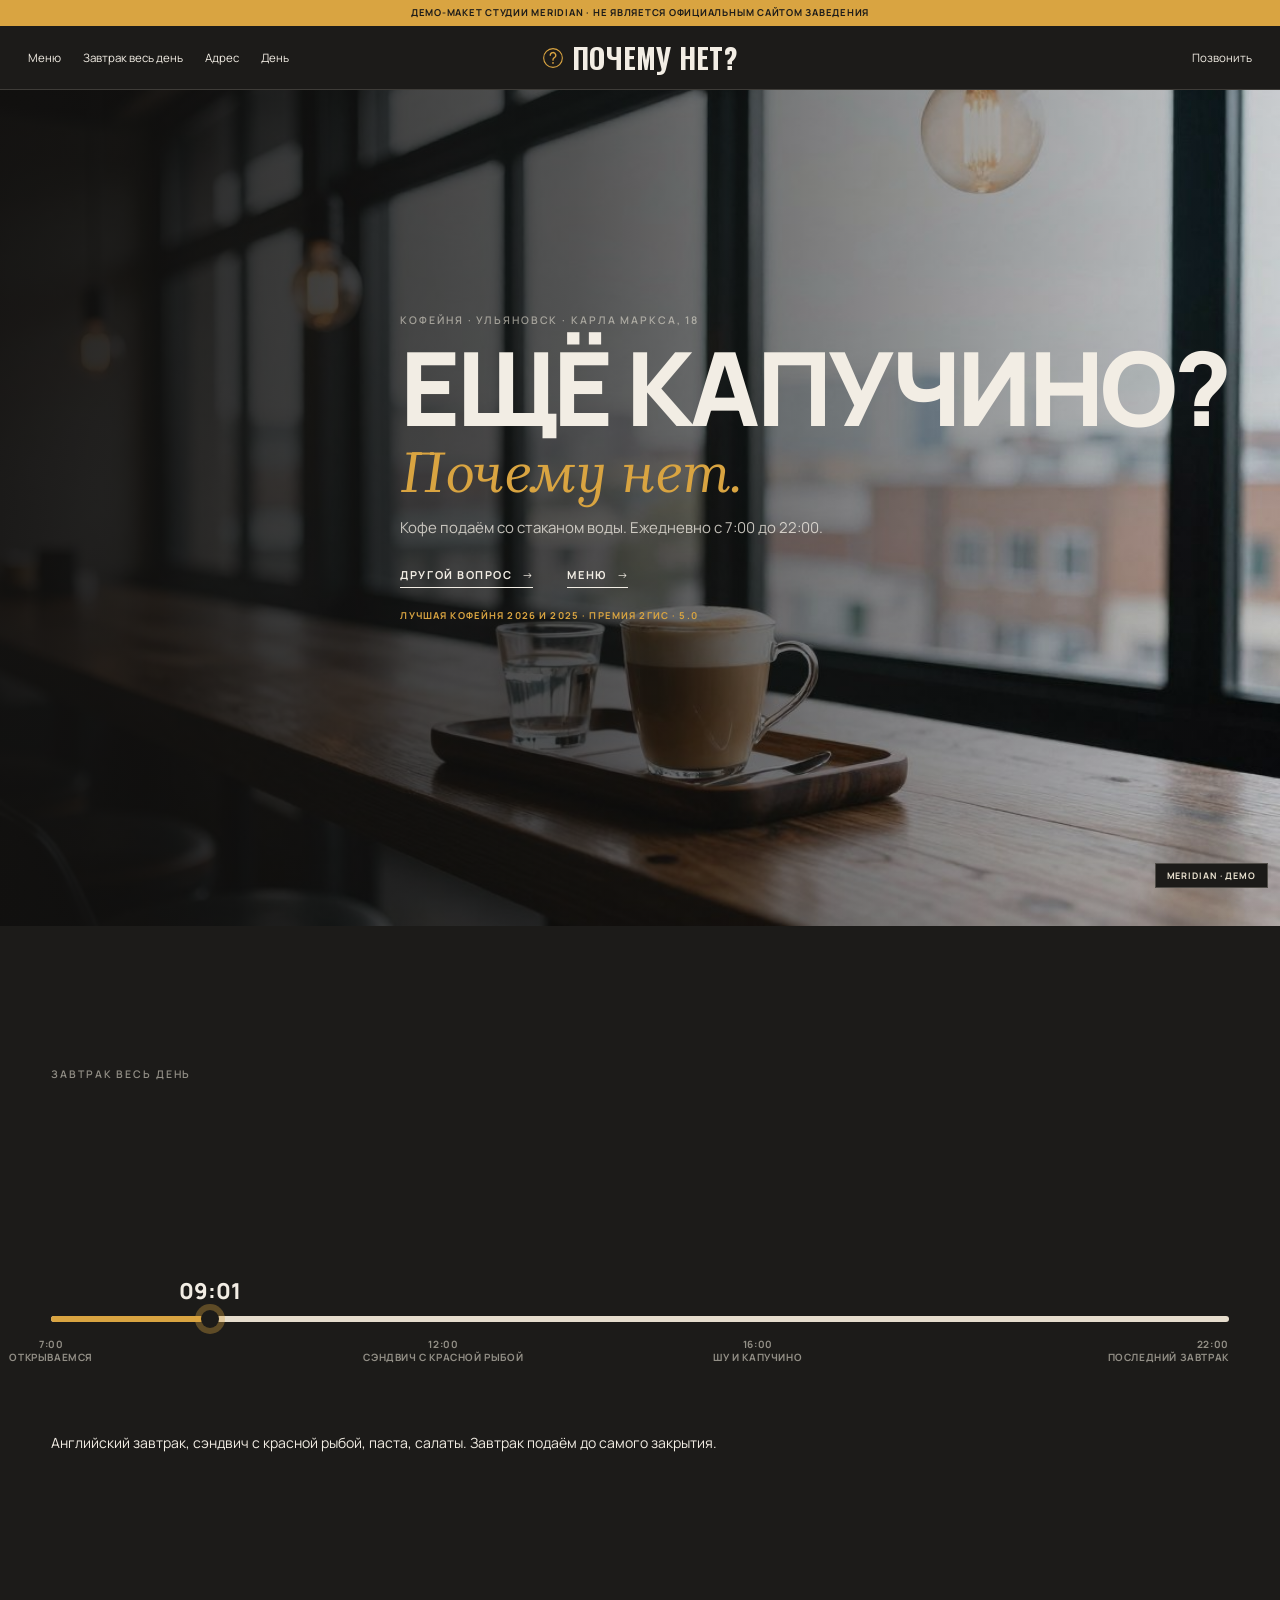
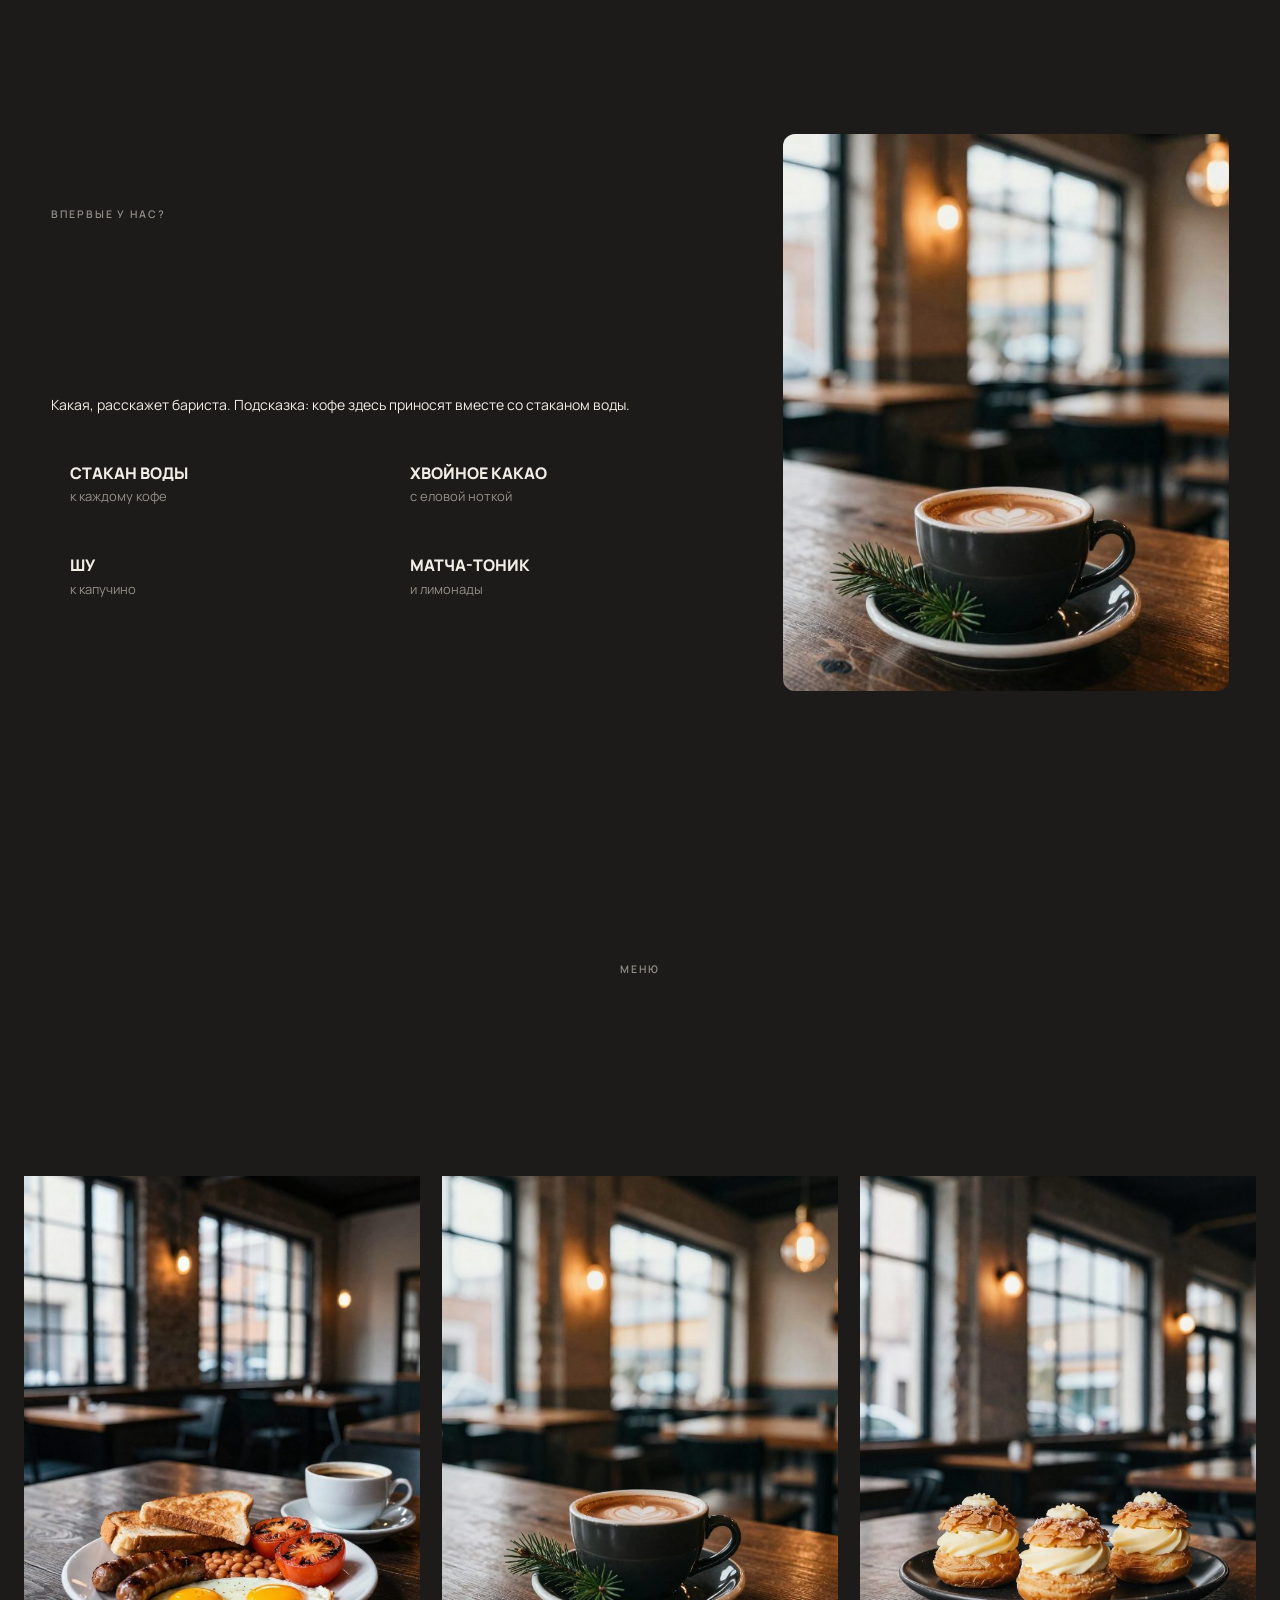
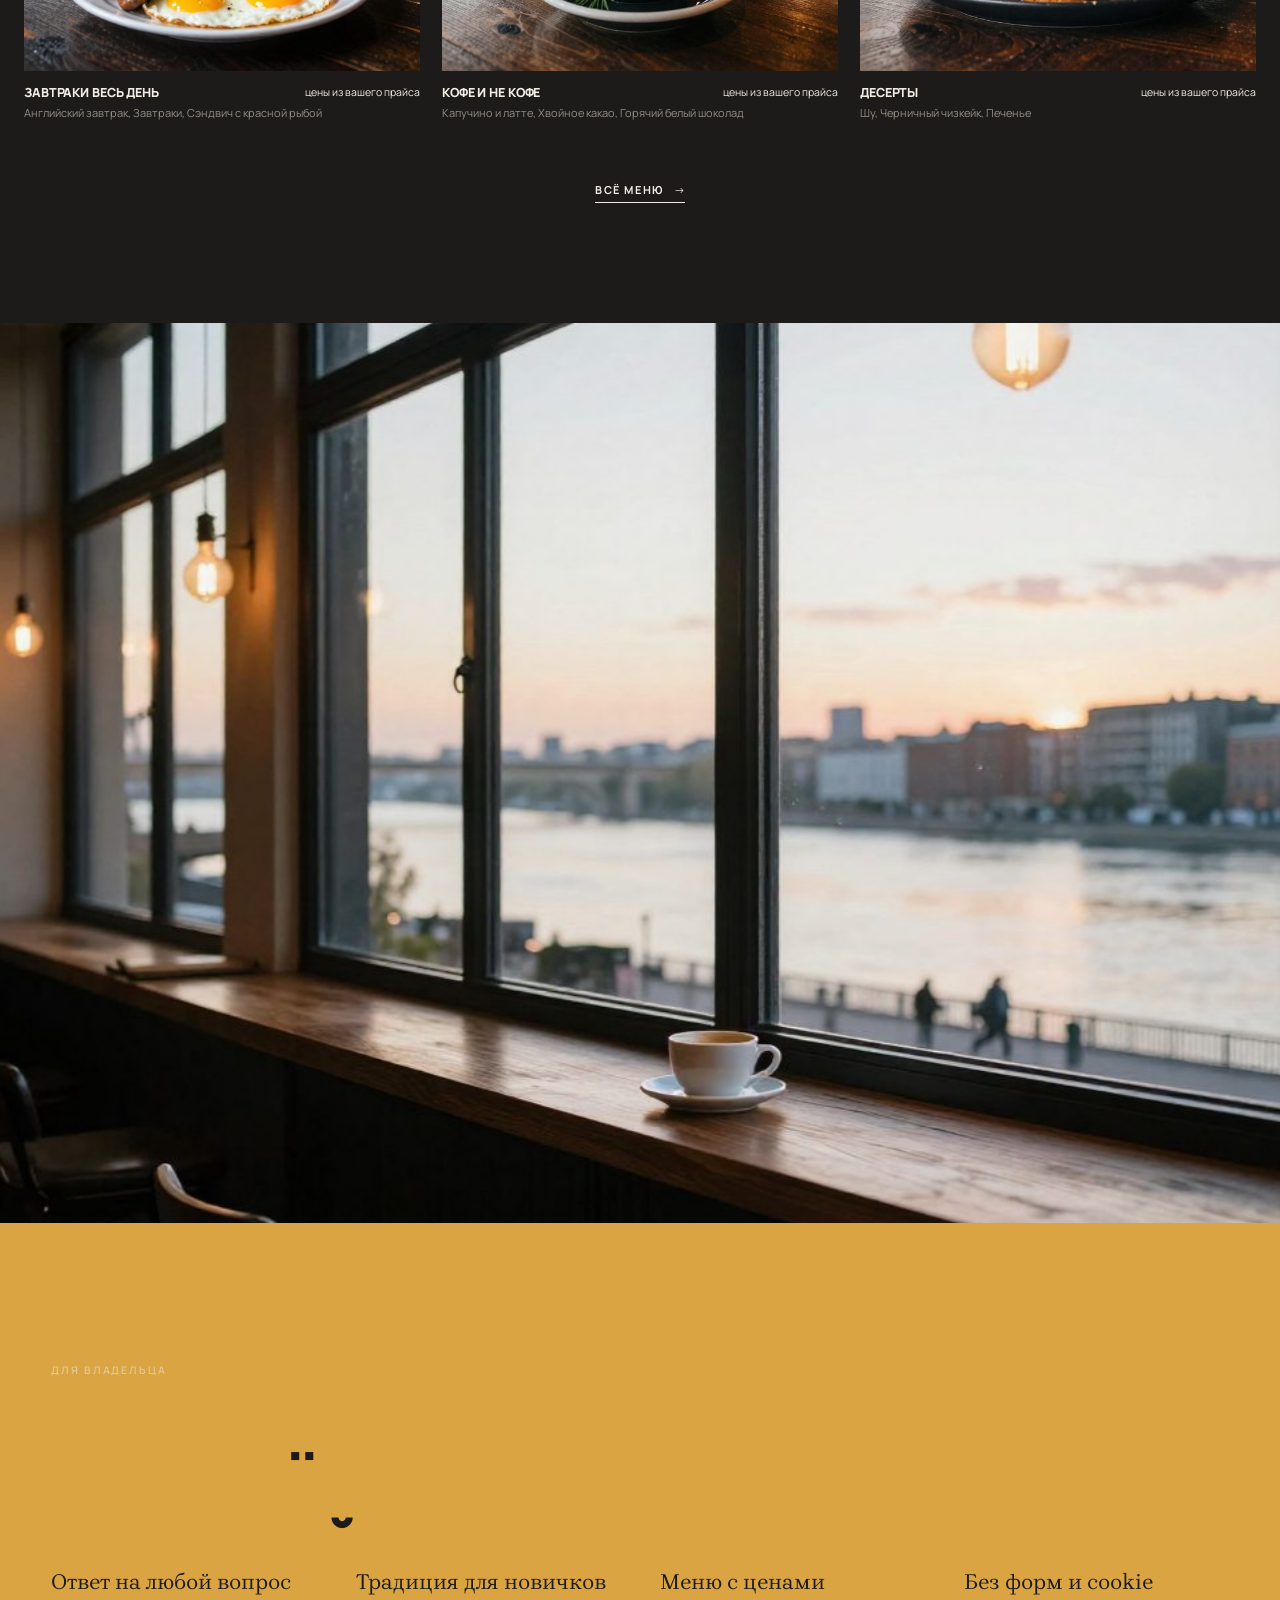
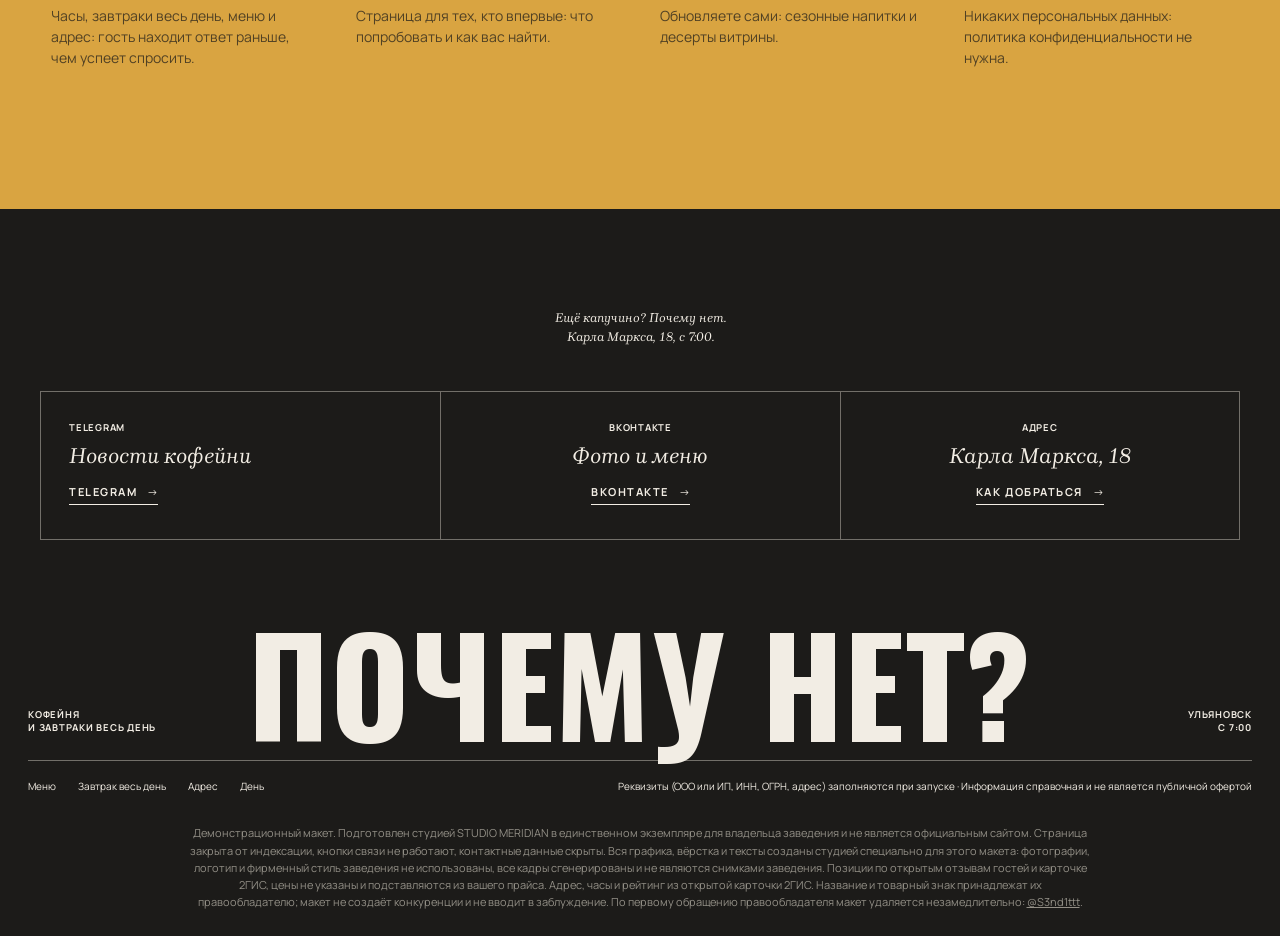
<file: index.html>
<!DOCTYPE html>
<html lang="ru" data-v="1" data-base="" class="nojs" data-tone="g" data-tz="4">
<head>
<meta charset="UTF-8">
<meta name="viewport" content="width=device-width, initial-scale=1, viewport-fit=cover">
<meta name="robots" content="noindex, nofollow">
<title>Демо-макет сайта · STUDIO MERIDIAN</title>
<meta name="description" content="Демо-макет сайта для кофейни «Почему Нет?» в Ульяновске: завтраки весь день, хвойное какао, шу.">
<meta name="theme-color" content="#1C1B19">
<meta property="og:type" content="website">
<meta property="og:title" content="Демо-макет сайта · STUDIO MERIDIAN">
<meta property="og:description" content="Демо-макет сайта для кофейни «Почему Нет?» в Ульяновске: завтраки весь день, хвойное какао, шу.">
<meta property="og:url" content="https://pochemunet.meridianstud.ru/">
<meta property="og:image" content="https://pochemunet.meridianstud.ru/img/og.jpg?v=1">
<link rel="icon" href="data:image/svg+xml,%3Csvg xmlns='http://www.w3.org/2000/svg' viewBox='0 0 40 40'%3E%3Crect width='40' height='40' rx='8' fill='%23D9A441'/%3E%3Cpath d='M15 15a5 5 0 1 1 7 4.6c-1.4.6-2 1.6-2 3.4v1' fill='none' stroke='%231C1B19' stroke-width='3' stroke-linecap='round'/%3E%3Ccircle cx='20' cy='29' r='2' fill='%231C1B19'/%3E%3C/svg%3E">
<link rel="preload" href="fonts/oswald-cyrillic.woff2" as="font" type="font/woff2" crossorigin>
<link rel="preload" href="fonts/manrope.woff2" as="font" type="font/woff2" crossorigin>
<link rel="stylesheet" href="skin.css?v=3e9a153c">
<link rel="stylesheet" href="venue.css?v=a3308431">
<noscript><style>.curtain{display:none}</style></noscript>
</head>
<body>
<p class="demo-strip">Демо-макет студии MERIDIAN · не является официальным сайтом заведения</p>
<div class="curtain" aria-hidden="true"><p class="wm"><span style="--i:0">п</span><span style="--i:1">о</span><span style="--i:2">ч</span><span style="--i:3">е</span><span style="--i:4">м</span><span style="--i:5">у</span><span style="--i:6">&nbsp;</span><span style="--i:7">н</span><span style="--i:8">е</span><span style="--i:9">т</span><span style="--i:10">?</span></p><div class="pic"><div class="pi"><img src="img/h-pochemunet.jpg?v=1" alt="" decoding="async" width="1152" height="768"></div></div></div>
<div class="veil" aria-hidden="true"></div>
<header class="top">
  <nav class="nav" aria-label="Разделы"><a href="menu/">Меню</a><a href="#voprosy">Завтрак весь день</a><a href="gde/">Адрес</a><a href="den/">День</a></nav>
  <button class="burger" type="button" aria-expanded="false" aria-controls="menu">Меню</button>
  <a class="logo" href="" aria-label="Почему Нет?, на главную"><svg class="lamp" viewBox="0 0 40 40" aria-hidden="true"><circle cx="20" cy="20" r="17" fill="none" stroke="currentColor" stroke-width="2"/><path d="M15 15a5 5 0 1 1 7 4.6c-1.4.6-2 1.6-2 3.4v1" fill="none" stroke="currentColor" stroke-width="2.4" stroke-linecap="round"/><circle cx="20" cy="29" r="1.6" fill="currentColor"/></svg><span>почему нет?</span></a>
  <div class="right"><span class="now" data-now></span><button type="button" data-hint="Телефон скрыт в демо. В рабочей версии кнопка сразу набирает номер.">Позвонить</button></div>
</header>
<div class="menu" id="menu" hidden><nav aria-label="Меню"><a href="menu/">Меню</a><a href="#voprosy">Завтрак весь день</a><a href="gde/">Адрес</a><a href="den/">День</a></nav></div>
<main>

  <section class="hero hq" data-bg="g">
    <figure class="hqbg"><img src="img/h-pochemunet.jpg?v=1" alt="Капучино со стаканом воды у панорамного окна" decoding="async" width="1152" height="768"></figure>
    <div class="hqt">
      <p class="kick">Кофейня · Ульяновск · Карла Маркса, 18</p>
      <h1 class="cap xxl rv" data-q><span class="ln"><span>Ещё капучино?</span></span></h1>
      <p class="ans" data-a>Почему нет.</p>
      <p class="sub" data-s>Кофе подаём со стаканом воды. Ежедневно с 7:00 до 22:00.</p>
      <div class="hbtns rv-f"><button class="btn" type="button" data-next>Другой вопрос</button><a class="btn ghost" href="menu/">Меню</a></div>
      <p class="award rv-f">Лучшая кофейня 2026 и 2025 · Премия 2ГИС · 5.0</p>
    </div>
    <script type="application/json" id="qa">[["Завтрак в девять вечера?", "Почему нет", "Завтраки с 7:00 до 22:00."], ["Какао с хвоей?", "Почему нет", "Хвойное какао есть в меню."], ["Шу к капучино?", "Почему нет", "Гости советуют."], ["Стакан воды к кофе?", "Всегда", "Так и подаём."], ["Впервые у вас?", "Спросите бариста про традицию для новичков.", ""], ["Поработать с ноутбуком?", "Почему нет", "Большие окна и панорамный вид."]]</script>
  </section>
  <section class="dayl" data-bg="p" id="voprosy">
    <p class="kick">Завтрак весь день</p>
    <h2 class="cap l rv"><span class="ln"><span>С семи утра</span></span><span class="ln"><span>до десяти вечера</span></span></h2>
    <div class="line"><span class="fill" data-fill></span><span class="now2" data-now2><b data-t>00:00</b></span>
      <span class="mk" style="--x:0%">7:00<br>открываемся</span><span class="mk" style="--x:33.3%">12:00<br>сэндвич с красной рыбой</span>
      <span class="mk" style="--x:60%">16:00<br>шу и капучино</span><span class="mk" style="--x:100%">22:00<br>последний завтрак</span></div>
    <p class="lead" data-linesay>Английский завтрак, сэндвич с красной рыбой, паста, салаты. Завтрак подаём до самого закрытия.</p>
  </section>
  <section class="newbie" data-bg="l">
    <div class="nb">
      <p class="kick">Впервые у нас?</p>
      <h2 class="cap l rv"><span class="ln"><span>Есть традиция</span></span><span class="ln"><span>для новичков</span></span></h2>
      <p class="lead">Какая, расскажет бариста. Подсказка: кофе здесь приносят вместе со стаканом воды.</p>
      <ul class="facts"><li><b>Стакан воды</b><span>к каждому кофе</span></li><li><b>Хвойное какао</b><span>с еловой ноткой</span></li><li><b>Шу</b><span>к капучино</span></li><li><b>Матча-тоник</b><span>и лимонады</span></li></ul>
    </div>
    <figure class="px"><img src="img/p-cocoa.jpg?v=1" alt="Хвойное какао с еловой веточкой" loading="lazy" decoding="async" width="704" height="880"></figure>
  </section>
  <section class="ranges" data-bg="p">
    <p class="kick">Меню</p>
    <h2 class="cap l rv"><span class="ln"><span>Что</span></span><span class="ln"><span>взять</span></span></h2>
    <div class="grid"><a class="card" href="menu/#zavtrak"><span class="ph sd"><img src="img/p-breakfast.jpg?v=1" alt="Завтраки весь день" loading="lazy" decoding="async" width="704" height="880"></span><span class="meta"><b>Завтраки весь день</b><span class="pr">цены из вашего прайса</span><small>Английский завтрак, Завтраки, Сэндвич с красной рыбой</small></span></a><a class="card" href="menu/#kofe"><span class="ph sd"><img src="img/p-cocoa.jpg?v=1" alt="Кофе и не кофе" loading="lazy" decoding="async" width="704" height="880"></span><span class="meta"><b>Кофе и не кофе</b><span class="pr">цены из вашего прайса</span><small>Капучино и латте, Хвойное какао, Горячий белый шоколад</small></span></a><a class="card" href="menu/#deserty"><span class="ph sd"><img src="img/p-choux.jpg?v=1" alt="Десерты" loading="lazy" decoding="async" width="704" height="880"></span><span class="meta"><b>Десерты</b><span class="pr">цены из вашего прайса</span><small>Шу, Черничный чизкейк, Печенье</small></span></a></div>
    <a class="btn" href="menu/">Всё меню</a>
  </section>
  <section class="roast" data-bg="g" aria-label="Панорамный вид на город из окна кофейни">
    <div class="wide"><img src="img/p-view.jpg?v=1" alt="Панорамный вид на город из окна кофейни" loading="lazy" decoding="async" width="1152" height="768"></div>
  </section>
  <section class="gives" data-bg="k">
    <p class="kick">Для владельца</p>
    <h2 class="cap l rv"><span class="ln"><span>Что даёт</span></span><span class="ln"><span>этот сайт</span></span></h2>
    <div class="gv"><div><b>Ответ на любой вопрос</b><p>Часы, завтраки весь день, меню и адрес: гость находит ответ раньше, чем успеет спросить.</p></div><div><b>Традиция для новичков</b><p>Страница для тех, кто впервые: что попробовать и как вас найти.</p></div><div><b>Меню с ценами</b><p>Обновляете сами: сезонные напитки и десерты витрины.</p></div><div><b>Без форм и cookie</b><p>Никаких персональных данных: политика конфиденциальности не нужна.</p></div></div>
  </section>
</main>
<footer class="foot" data-bg="g">
  <p class="quote">Ещё капучино? Почему нет.<br>Карла Маркса, 18, с 7:00.</p>
  <div class="boxes"><div class="box"><p class="k">Telegram</p><p class="it">Новости кофейни</p><button class="btn" type="button" data-hint="В рабочей версии здесь ваш Telegram-канал.">Telegram</button></div><div class="box"><p class="k">ВКонтакте</p><p class="it">Фото и меню</p><button class="btn" type="button" data-hint="В рабочей версии здесь ваша группа ВКонтакте.">ВКонтакте</button></div><div class="box"><p class="k">Адрес</p><p class="it">Карла Маркса, 18</p><a class="btn" href="gde/">Как добраться</a></div></div>
  <div class="sig"><p class="k">Кофейня<br>и завтраки весь день</p><p class="wm" aria-hidden="true">почему нет?</p><p class="k r">Ульяновск<br>с 7:00</p></div>
  <div class="fine">
    <span><a href="menu/">Меню</a><a href="#voprosy">Завтрак весь день</a><a href="gde/">Адрес</a><a href="den/">День</a></span>
    <span>Реквизиты (ООО или ИП, ИНН, ОГРН, адрес) заполняются при запуске · Информация справочная и не является публичной офертой</span>
  </div>
  <p class="note">Демонстрационный макет. Подготовлен студией STUDIO MERIDIAN в единственном экземпляре для владельца заведения и не является официальным сайтом. Страница закрыта от индексации, кнопки связи не работают, контактные данные скрыты. Вся графика, вёрстка и тексты созданы студией специально для этого макета: фотографии, логотип и фирменный стиль заведения не использованы, все кадры сгенерированы и не являются снимками заведения. Позиции по открытым отзывам гостей и карточке 2ГИС, цены не указаны и подставляются из вашего прайса. Адрес, часы и рейтинг из открытой карточки 2ГИС. Название и товарный знак принадлежат их правообладателю; макет не создаёт конкуренции и не вводит в заблуждение. По первому обращению правообладателя макет удаляется незамедлительно: <a href="https://t.me/S3nd1ttt" target="_blank" rel="noopener">@S3nd1ttt</a>.</p>
</footer>
<div class="toast" role="status" aria-live="polite" hidden></div>
<a class="mer-badge" href="https://t.me/S3nd1ttt" target="_blank" rel="noopener">MERIDIAN · Демо</a>
<script src="skin.js?v=77db7cbb"></script>
<script src="venue.js?v=aab88385"></script>
</body>
</html>
</file>
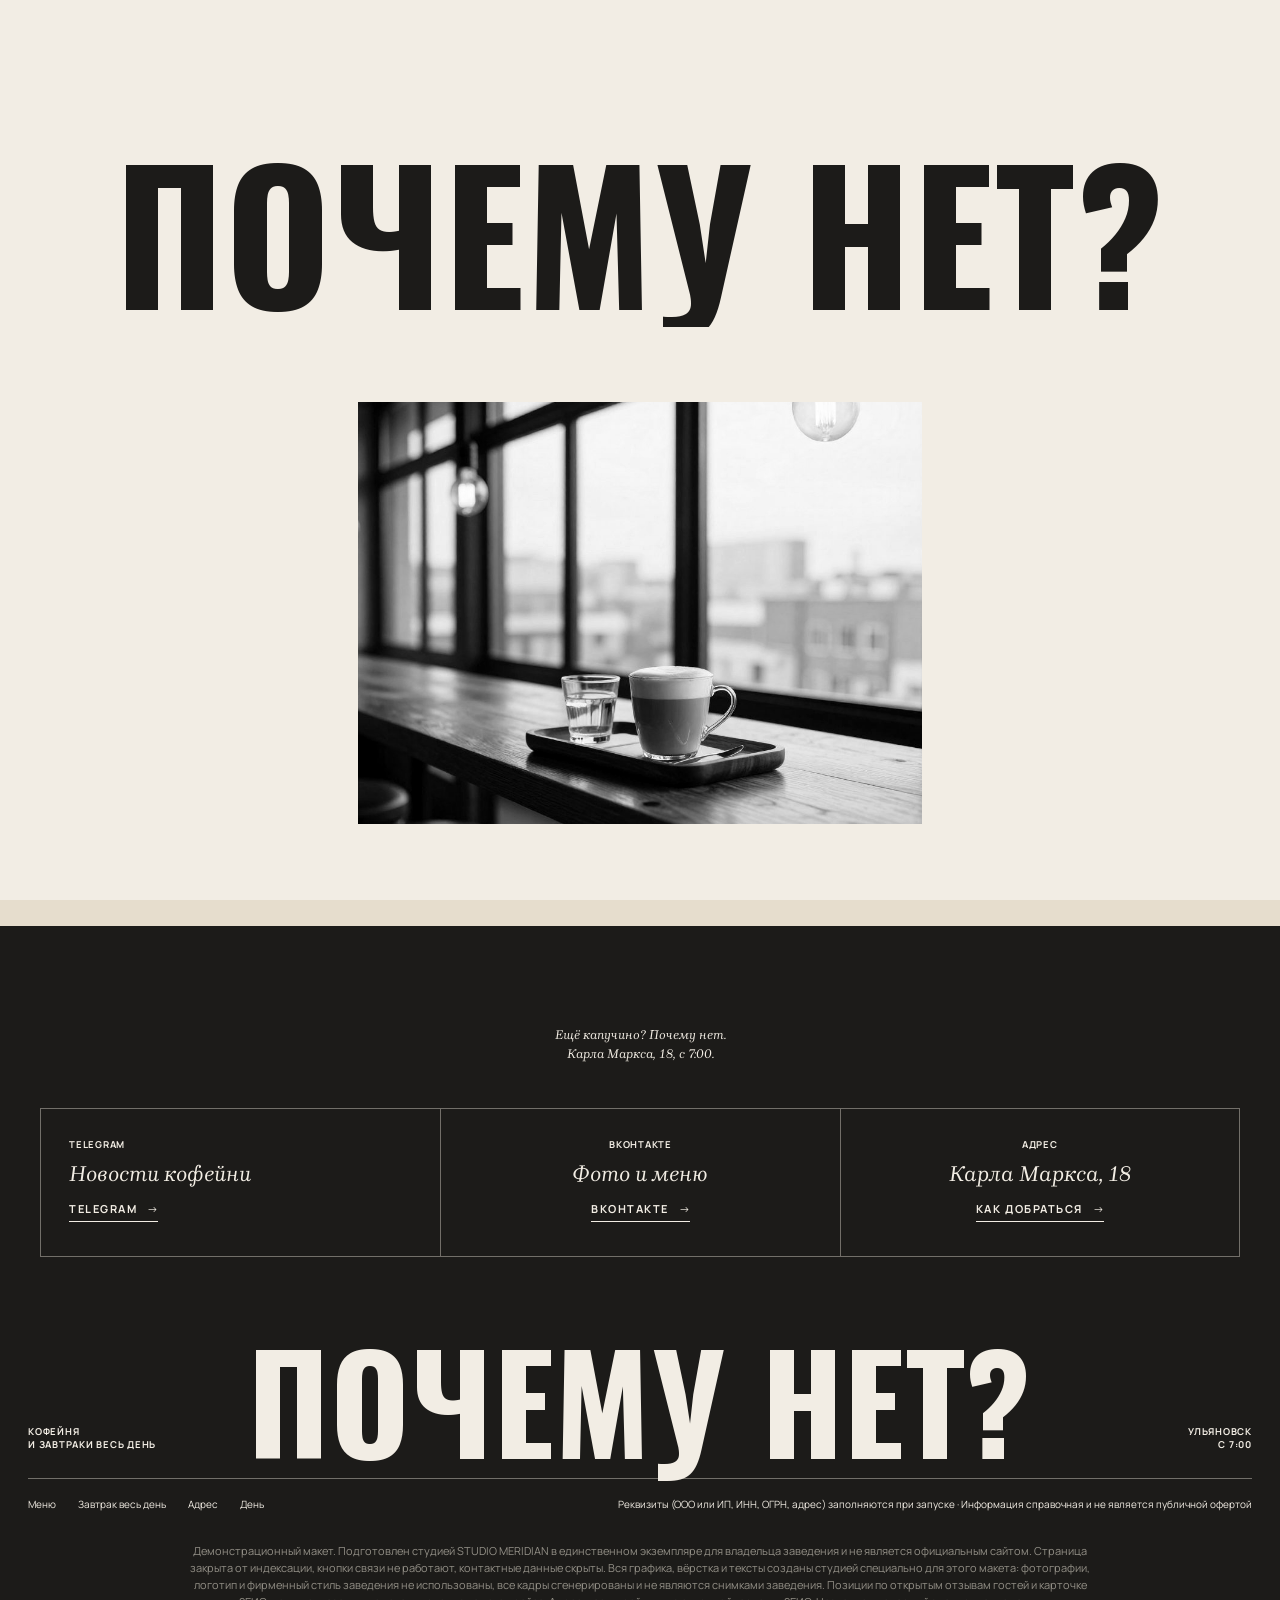
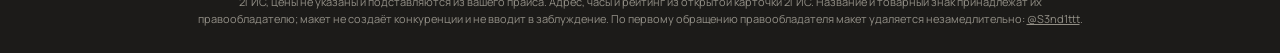
<file: 404/index.html>
<!DOCTYPE html>
<html lang="ru" data-v="1" data-base="../" class="nojs" data-tone="l" data-tz="4">
<head>
<meta charset="UTF-8">
<meta name="viewport" content="width=device-width, initial-scale=1, viewport-fit=cover">
<meta name="robots" content="noindex, nofollow">
<title>Страница не найдена · Демо-макет сайта · STUDIO MERIDIAN</title>
<meta name="description" content="Такой страницы нет.">
<meta name="theme-color" content="#1C1B19">
<meta property="og:type" content="website">
<meta property="og:title" content="Демо-макет сайта · STUDIO MERIDIAN">
<meta property="og:description" content="Такой страницы нет.">
<meta property="og:url" content="https://pochemunet.meridianstud.ru/404/">
<meta property="og:image" content="https://pochemunet.meridianstud.ru/img/og.jpg?v=1">
<link rel="icon" href="data:image/svg+xml,%3Csvg xmlns='http://www.w3.org/2000/svg' viewBox='0 0 40 40'%3E%3Crect width='40' height='40' rx='8' fill='%23D9A441'/%3E%3Cpath d='M15 15a5 5 0 1 1 7 4.6c-1.4.6-2 1.6-2 3.4v1' fill='none' stroke='%231C1B19' stroke-width='3' stroke-linecap='round'/%3E%3Ccircle cx='20' cy='29' r='2' fill='%231C1B19'/%3E%3C/svg%3E">
<link rel="preload" href="../fonts/oswald-cyrillic.woff2" as="font" type="font/woff2" crossorigin>
<link rel="preload" href="../fonts/manrope.woff2" as="font" type="font/woff2" crossorigin>
<link rel="stylesheet" href="../skin.css?v=3e9a153c">
<link rel="stylesheet" href="../venue.css?v=a3308431">
<noscript><style>.curtain{display:none}</style></noscript>
</head>
<body>
<p class="demo-strip">Демо-макет студии MERIDIAN · не является официальным сайтом заведения</p>
<div class="curtain" aria-hidden="true"><p class="wm"><span style="--i:0">п</span><span style="--i:1">о</span><span style="--i:2">ч</span><span style="--i:3">е</span><span style="--i:4">м</span><span style="--i:5">у</span><span style="--i:6">&nbsp;</span><span style="--i:7">н</span><span style="--i:8">е</span><span style="--i:9">т</span><span style="--i:10">?</span></p><div class="pic"><div class="pi"><img src="../img/h-pochemunet.jpg?v=1" alt="" decoding="async" width="1152" height="768"></div></div></div>
<div class="veil" aria-hidden="true"></div>
<header class="top">
  <nav class="nav" aria-label="Разделы"><a href="../menu/">Меню</a><a href="../#voprosy">Завтрак весь день</a><a href="../gde/">Адрес</a><a href="../den/">День</a></nav>
  <button class="burger" type="button" aria-expanded="false" aria-controls="menu">Меню</button>
  <a class="logo" href="../" aria-label="Почему Нет?, на главную"><svg class="lamp" viewBox="0 0 40 40" aria-hidden="true"><circle cx="20" cy="20" r="17" fill="none" stroke="currentColor" stroke-width="2"/><path d="M15 15a5 5 0 1 1 7 4.6c-1.4.6-2 1.6-2 3.4v1" fill="none" stroke="currentColor" stroke-width="2.4" stroke-linecap="round"/><circle cx="20" cy="29" r="1.6" fill="currentColor"/></svg><span>почему нет?</span></a>
  <div class="right"><span class="now" data-now></span><button type="button" data-hint="Телефон скрыт в демо. В рабочей версии кнопка сразу набирает номер.">Позвонить</button></div>
</header>
<div class="menu" id="menu" hidden><nav aria-label="Меню"><a href="../menu/">Меню</a><a href="../#voprosy">Завтрак весь день</a><a href="../gde/">Адрес</a><a href="../den/">День</a></nav></div>
<main class="nf" data-bg="l">

  <h1 class="cap xxl rv"><span class="ln"><span>404</span></span><span class="ln"><span>Не найдено</span></span></h1>
  <p class="lead">Такой страницы нет. Зайти на кофе? Почему нет.</p>
  <a class="btn dark" href="../">На главную</a>
</main>
<footer class="foot" data-bg="g">
  <p class="quote">Ещё капучино? Почему нет.<br>Карла Маркса, 18, с 7:00.</p>
  <div class="boxes"><div class="box"><p class="k">Telegram</p><p class="it">Новости кофейни</p><button class="btn" type="button" data-hint="В рабочей версии здесь ваш Telegram-канал.">Telegram</button></div><div class="box"><p class="k">ВКонтакте</p><p class="it">Фото и меню</p><button class="btn" type="button" data-hint="В рабочей версии здесь ваша группа ВКонтакте.">ВКонтакте</button></div><div class="box"><p class="k">Адрес</p><p class="it">Карла Маркса, 18</p><a class="btn" href="../gde/">Как добраться</a></div></div>
  <div class="sig"><p class="k">Кофейня<br>и завтраки весь день</p><p class="wm" aria-hidden="true">почему нет?</p><p class="k r">Ульяновск<br>с 7:00</p></div>
  <div class="fine">
    <span><a href="../menu/">Меню</a><a href="../#voprosy">Завтрак весь день</a><a href="../gde/">Адрес</a><a href="../den/">День</a></span>
    <span>Реквизиты (ООО или ИП, ИНН, ОГРН, адрес) заполняются при запуске · Информация справочная и не является публичной офертой</span>
  </div>
  <p class="note">Демонстрационный макет. Подготовлен студией STUDIO MERIDIAN в единственном экземпляре для владельца заведения и не является официальным сайтом. Страница закрыта от индексации, кнопки связи не работают, контактные данные скрыты. Вся графика, вёрстка и тексты созданы студией специально для этого макета: фотографии, логотип и фирменный стиль заведения не использованы, все кадры сгенерированы и не являются снимками заведения. Позиции по открытым отзывам гостей и карточке 2ГИС, цены не указаны и подставляются из вашего прайса. Адрес, часы и рейтинг из открытой карточки 2ГИС. Название и товарный знак принадлежат их правообладателю; макет не создаёт конкуренции и не вводит в заблуждение. По первому обращению правообладателя макет удаляется незамедлительно: <a href="https://t.me/S3nd1ttt" target="_blank" rel="noopener">@S3nd1ttt</a>.</p>
</footer>
<div class="toast" role="status" aria-live="polite" hidden></div>
<a class="mer-badge" href="https://t.me/S3nd1ttt" target="_blank" rel="noopener">MERIDIAN · Демо</a>
<script src="../skin.js?v=77db7cbb"></script>
<script src="../venue.js?v=aab88385"></script>
</body>
</html>
</file>
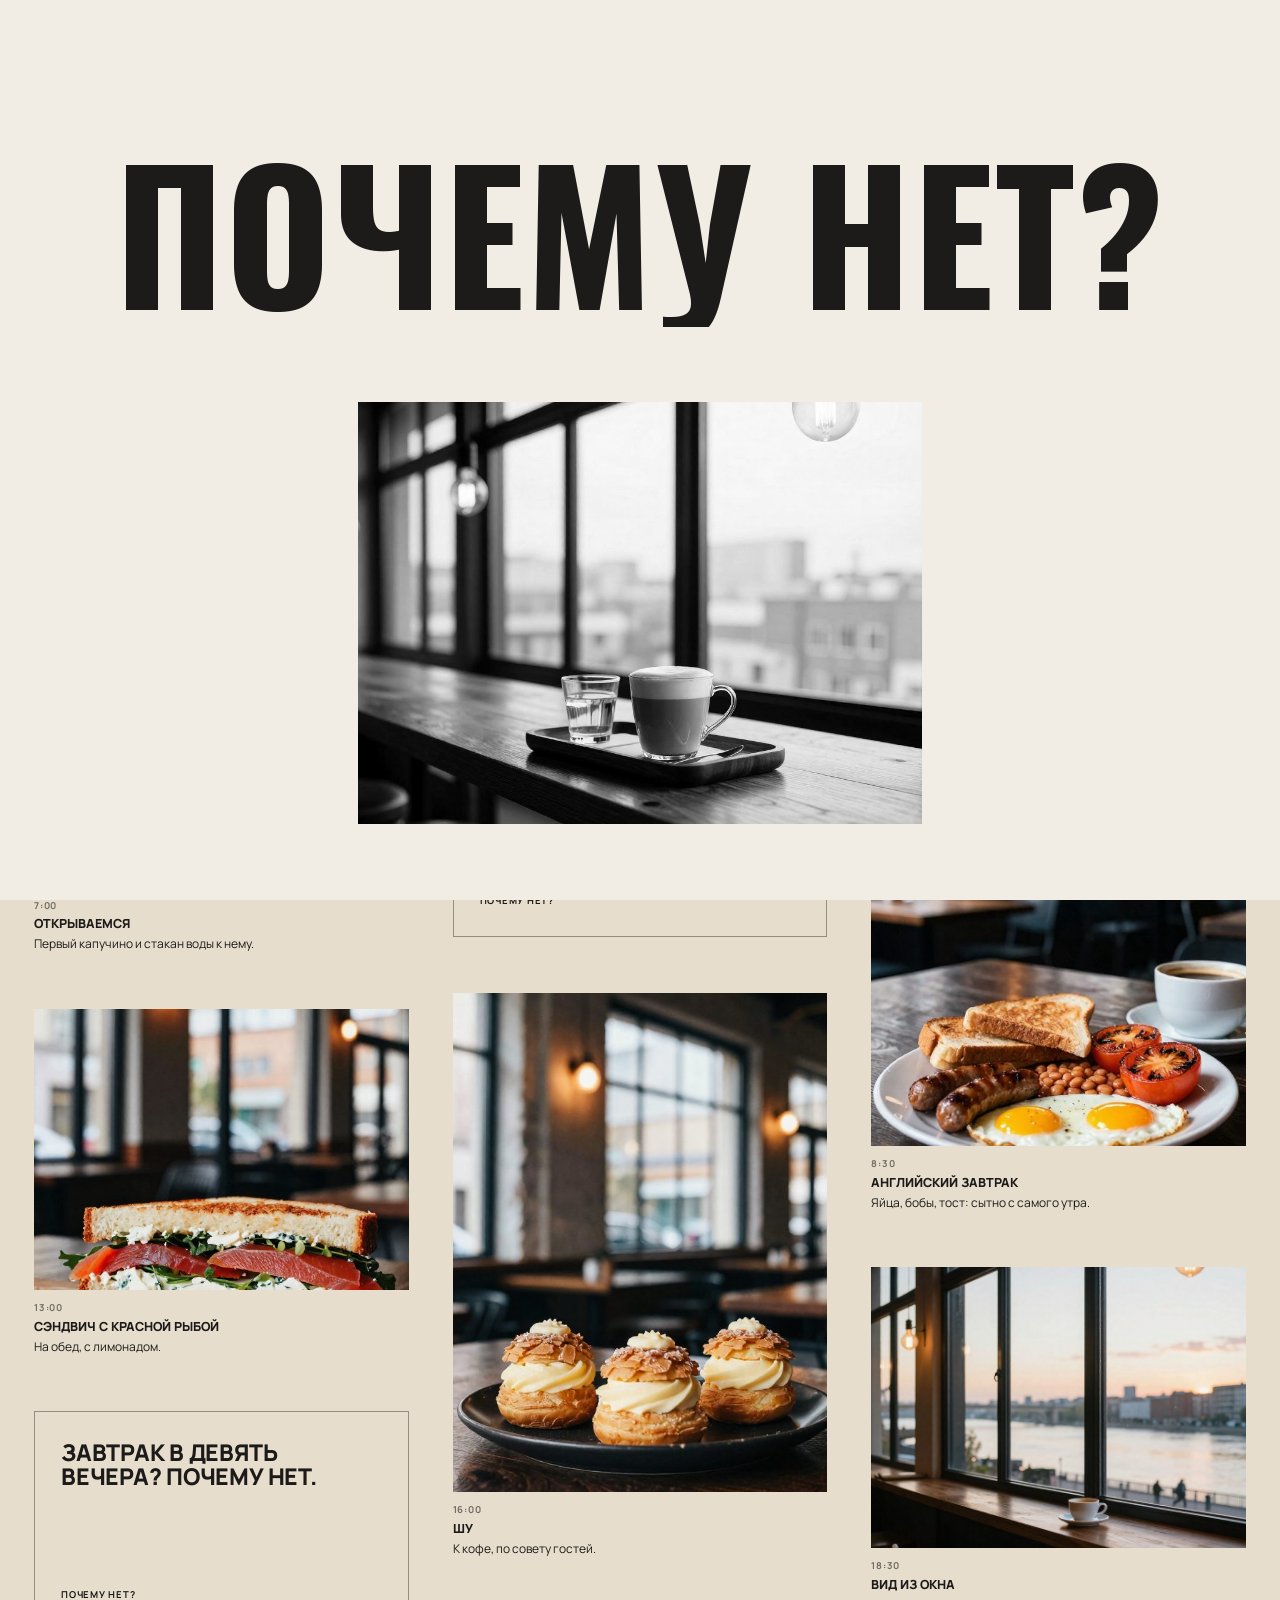
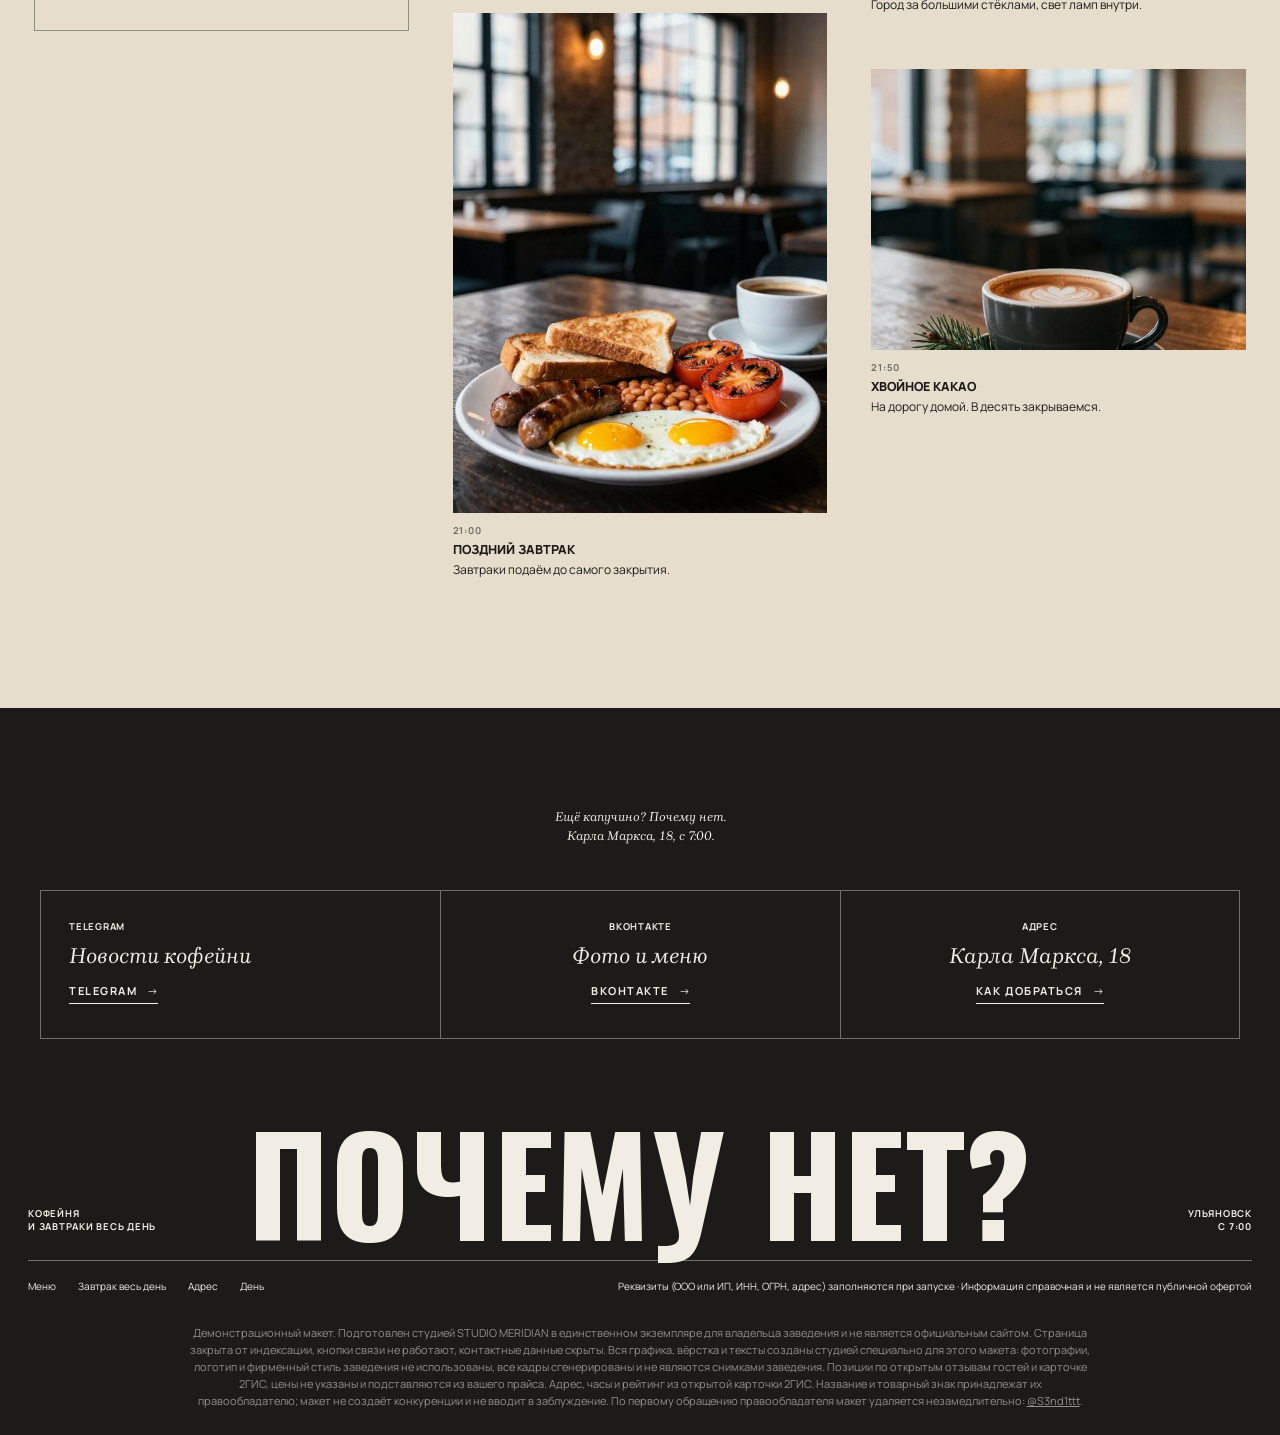
<file: den/index.html>
<!DOCTYPE html>
<html lang="ru" data-v="1" data-base="../" class="nojs" data-tone="l" data-tz="4">
<head>
<meta charset="UTF-8">
<meta name="viewport" content="width=device-width, initial-scale=1, viewport-fit=cover">
<meta name="robots" content="noindex, nofollow">
<title>День в «Почему Нет?» · Демо-макет сайта · STUDIO MERIDIAN</title>
<meta name="description" content="Один день кофейни «Почему Нет?» в Ульяновске.">
<meta name="theme-color" content="#1C1B19">
<meta property="og:type" content="website">
<meta property="og:title" content="Демо-макет сайта · STUDIO MERIDIAN">
<meta property="og:description" content="Один день кофейни «Почему Нет?» в Ульяновске.">
<meta property="og:url" content="https://pochemunet.meridianstud.ru/den/">
<meta property="og:image" content="https://pochemunet.meridianstud.ru/img/og.jpg?v=1">
<link rel="icon" href="data:image/svg+xml,%3Csvg xmlns='http://www.w3.org/2000/svg' viewBox='0 0 40 40'%3E%3Crect width='40' height='40' rx='8' fill='%23D9A441'/%3E%3Cpath d='M15 15a5 5 0 1 1 7 4.6c-1.4.6-2 1.6-2 3.4v1' fill='none' stroke='%231C1B19' stroke-width='3' stroke-linecap='round'/%3E%3Ccircle cx='20' cy='29' r='2' fill='%231C1B19'/%3E%3C/svg%3E">
<link rel="preload" href="../fonts/oswald-cyrillic.woff2" as="font" type="font/woff2" crossorigin>
<link rel="preload" href="../fonts/manrope.woff2" as="font" type="font/woff2" crossorigin>
<link rel="stylesheet" href="../skin.css?v=3e9a153c">
<link rel="stylesheet" href="../venue.css?v=a3308431">
<noscript><style>.curtain{display:none}</style></noscript>
</head>
<body>
<p class="demo-strip">Демо-макет студии MERIDIAN · не является официальным сайтом заведения</p>
<div class="curtain" aria-hidden="true"><p class="wm"><span style="--i:0">п</span><span style="--i:1">о</span><span style="--i:2">ч</span><span style="--i:3">е</span><span style="--i:4">м</span><span style="--i:5">у</span><span style="--i:6">&nbsp;</span><span style="--i:7">н</span><span style="--i:8">е</span><span style="--i:9">т</span><span style="--i:10">?</span></p><div class="pic"><div class="pi"><img src="../img/h-pochemunet.jpg?v=1" alt="" decoding="async" width="1152" height="768"></div></div></div>
<div class="veil" aria-hidden="true"></div>
<header class="top">
  <nav class="nav" aria-label="Разделы"><a href="../menu/">Меню</a><a href="../#voprosy">Завтрак весь день</a><a href="../gde/">Адрес</a><a href="../den/" aria-current="page">День</a></nav>
  <button class="burger" type="button" aria-expanded="false" aria-controls="menu">Меню</button>
  <a class="logo" href="../" aria-label="Почему Нет?, на главную"><svg class="lamp" viewBox="0 0 40 40" aria-hidden="true"><circle cx="20" cy="20" r="17" fill="none" stroke="currentColor" stroke-width="2"/><path d="M15 15a5 5 0 1 1 7 4.6c-1.4.6-2 1.6-2 3.4v1" fill="none" stroke="currentColor" stroke-width="2.4" stroke-linecap="round"/><circle cx="20" cy="29" r="1.6" fill="currentColor"/></svg><span>почему нет?</span></a>
  <div class="right"><span class="now" data-now></span><button type="button" data-hint="Телефон скрыт в демо. В рабочей версии кнопка сразу набирает номер.">Позвонить</button></div>
</header>
<div class="menu" id="menu" hidden><nav aria-label="Меню"><a href="../menu/">Меню</a><a href="../#voprosy">Завтрак весь день</a><a href="../gde/">Адрес</a><a href="../den/" aria-current="page">День</a></nav></div>
<main class="daily" data-bg="l">

  <section class="dh"><h1 class="script rv"><span class="ln"><span>День в «Почему Нет?»</span></span></h1><p class="lead">Завтрак в семь утра?<br>И в девять вечера тоже.</p></section>
  <section class="mas"><div class="col"><div class="it2 w"><figure class="px"><img src="../img/h-pochemunet.jpg?v=1" alt="" loading="lazy" decoding="async" width="1152" height="768"></figure><div class="cap2"><span class="k">7:00</span><b>Открываемся</b><span>Первый капучино и стакан воды к нему.</span></div></div><div class="it2 w"><figure class="px"><img src="../img/p-sandwich.jpg?v=1" alt="" loading="lazy" decoding="async" width="704" height="880"></figure><div class="cap2"><span class="k">13:00</span><b>Сэндвич с красной рыбой</b><span>На обед, с лимонадом.</span></div></div><div class="qt"><p class="cap s">Завтрак в девять вечера? Почему нет.</p><p class="k">Почему Нет?</p></div></div><div class="col"><div class="qt"><p class="cap s">Ещё капучино? Почему нет.</p><p class="k">Почему Нет?</p></div><div class="it2 t"><figure class="px"><img src="../img/p-choux.jpg?v=1" alt="" loading="lazy" decoding="async" width="704" height="880"></figure><div class="cap2"><span class="k">16:00</span><b>Шу</b><span>К кофе, по совету гостей.</span></div></div><div class="it2 t"><figure class="px"><img src="../img/p-breakfast.jpg?v=1" alt="" loading="lazy" decoding="async" width="704" height="880"></figure><div class="cap2"><span class="k">21:00</span><b>Поздний завтрак</b><span>Завтраки подаём до самого закрытия.</span></div></div></div><div class="col"><div class="it2 t"><figure class="px"><img src="../img/p-breakfast.jpg?v=1" alt="" loading="lazy" decoding="async" width="704" height="880"></figure><div class="cap2"><span class="k">8:30</span><b>Английский завтрак</b><span>Яйца, бобы, тост: сытно с самого утра.</span></div></div><div class="it2 w"><figure class="px"><img src="../img/p-view.jpg?v=1" alt="" loading="lazy" decoding="async" width="1152" height="768"></figure><div class="cap2"><span class="k">18:30</span><b>Вид из окна</b><span>Город за большими стёклами, свет ламп внутри.</span></div></div><div class="it2 w"><figure class="px"><img src="../img/p-cocoa.jpg?v=1" alt="" loading="lazy" decoding="async" width="704" height="880"></figure><div class="cap2"><span class="k">21:50</span><b>Хвойное какао</b><span>На дорогу домой. В десять закрываемся.</span></div></div></div></section>
</main>
<footer class="foot" data-bg="g">
  <p class="quote">Ещё капучино? Почему нет.<br>Карла Маркса, 18, с 7:00.</p>
  <div class="boxes"><div class="box"><p class="k">Telegram</p><p class="it">Новости кофейни</p><button class="btn" type="button" data-hint="В рабочей версии здесь ваш Telegram-канал.">Telegram</button></div><div class="box"><p class="k">ВКонтакте</p><p class="it">Фото и меню</p><button class="btn" type="button" data-hint="В рабочей версии здесь ваша группа ВКонтакте.">ВКонтакте</button></div><div class="box"><p class="k">Адрес</p><p class="it">Карла Маркса, 18</p><a class="btn" href="../gde/">Как добраться</a></div></div>
  <div class="sig"><p class="k">Кофейня<br>и завтраки весь день</p><p class="wm" aria-hidden="true">почему нет?</p><p class="k r">Ульяновск<br>с 7:00</p></div>
  <div class="fine">
    <span><a href="../menu/">Меню</a><a href="../#voprosy">Завтрак весь день</a><a href="../gde/">Адрес</a><a href="../den/">День</a></span>
    <span>Реквизиты (ООО или ИП, ИНН, ОГРН, адрес) заполняются при запуске · Информация справочная и не является публичной офертой</span>
  </div>
  <p class="note">Демонстрационный макет. Подготовлен студией STUDIO MERIDIAN в единственном экземпляре для владельца заведения и не является официальным сайтом. Страница закрыта от индексации, кнопки связи не работают, контактные данные скрыты. Вся графика, вёрстка и тексты созданы студией специально для этого макета: фотографии, логотип и фирменный стиль заведения не использованы, все кадры сгенерированы и не являются снимками заведения. Позиции по открытым отзывам гостей и карточке 2ГИС, цены не указаны и подставляются из вашего прайса. Адрес, часы и рейтинг из открытой карточки 2ГИС. Название и товарный знак принадлежат их правообладателю; макет не создаёт конкуренции и не вводит в заблуждение. По первому обращению правообладателя макет удаляется незамедлительно: <a href="https://t.me/S3nd1ttt" target="_blank" rel="noopener">@S3nd1ttt</a>.</p>
</footer>
<div class="toast" role="status" aria-live="polite" hidden></div>
<a class="mer-badge" href="https://t.me/S3nd1ttt" target="_blank" rel="noopener">MERIDIAN · Демо</a>
<script src="../skin.js?v=77db7cbb"></script>
<script src="../venue.js?v=aab88385"></script>
</body>
</html>
</file>
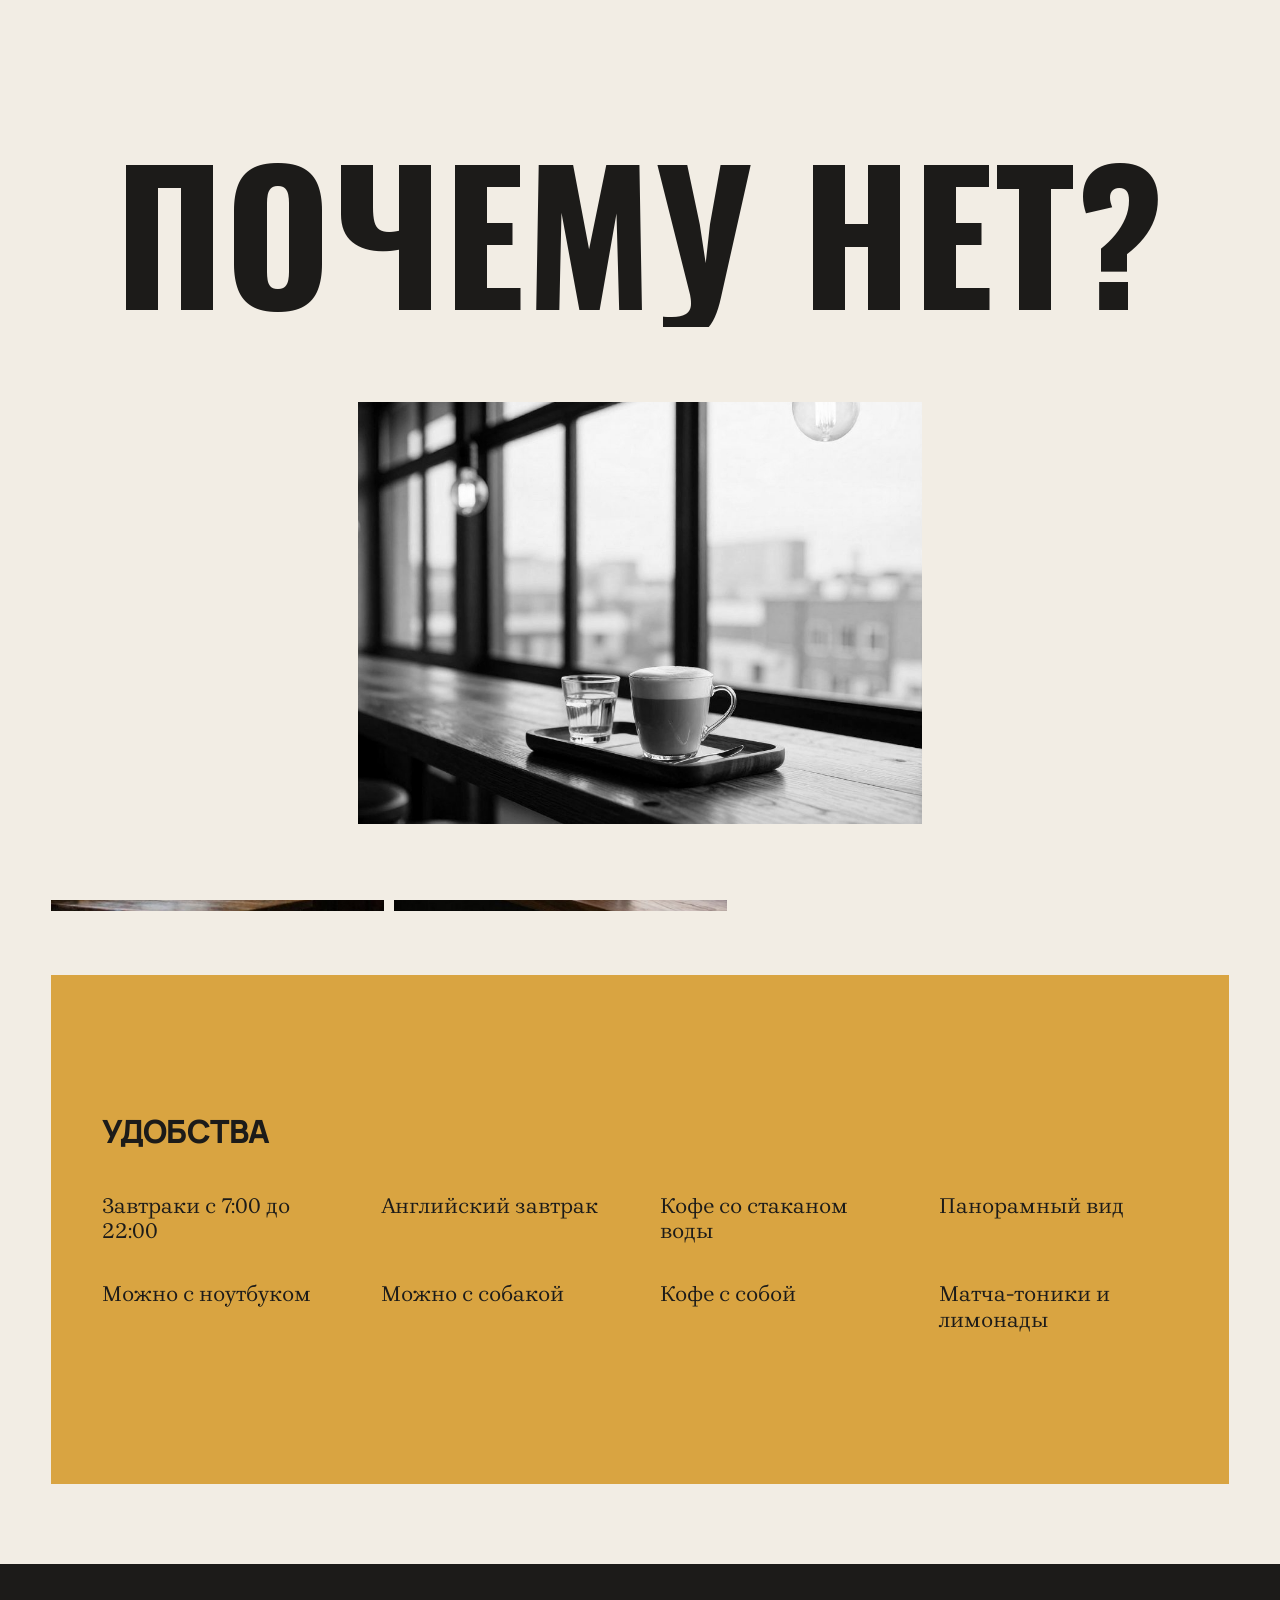
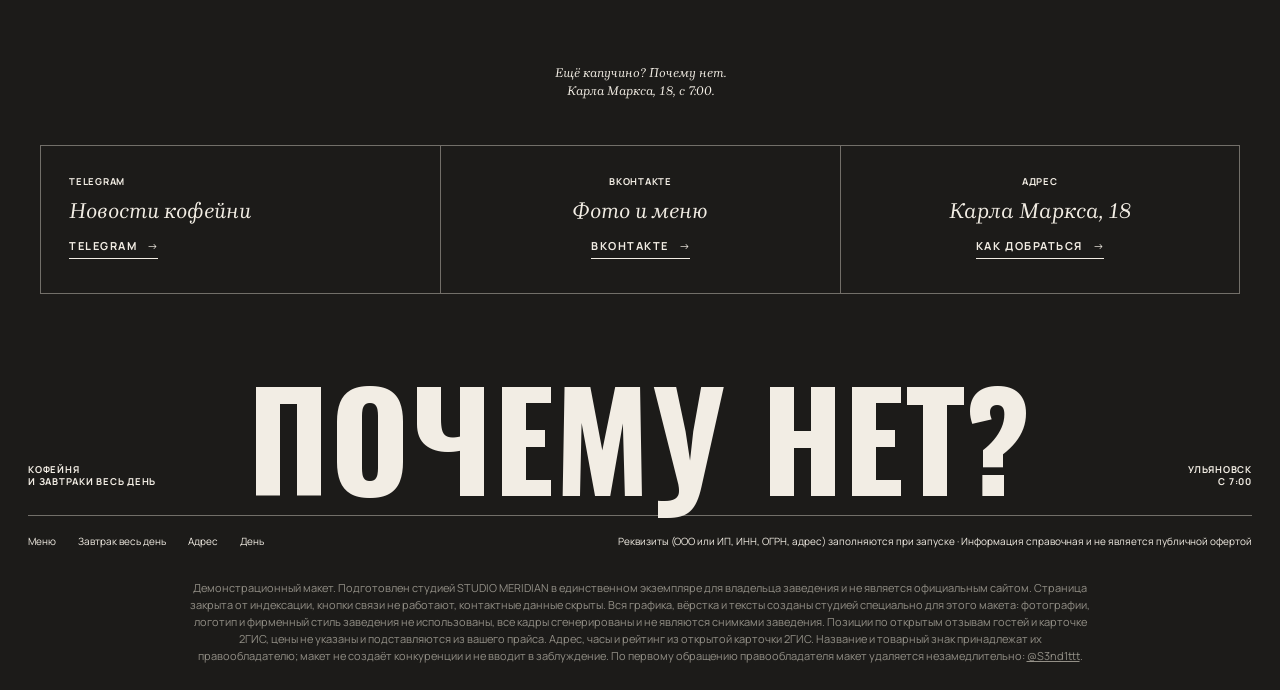
<file: gde/index.html>
<!DOCTYPE html>
<html lang="ru" data-v="1" data-base="../" class="nojs" data-tone="p" data-tz="4">
<head>
<meta charset="UTF-8">
<meta name="viewport" content="width=device-width, initial-scale=1, viewport-fit=cover">
<meta name="robots" content="noindex, nofollow">
<title>Где мы · Демо-макет сайта · STUDIO MERIDIAN</title>
<meta name="description" content="Кофейня «Почему Нет?»: улица Карла Маркса, 18. Ежедневно с 7:00 до 22:00.">
<meta name="theme-color" content="#1C1B19">
<meta property="og:type" content="website">
<meta property="og:title" content="Демо-макет сайта · STUDIO MERIDIAN">
<meta property="og:description" content="Кофейня «Почему Нет?»: улица Карла Маркса, 18. Ежедневно с 7:00 до 22:00.">
<meta property="og:url" content="https://pochemunet.meridianstud.ru/gde/">
<meta property="og:image" content="https://pochemunet.meridianstud.ru/img/og.jpg?v=1">
<link rel="icon" href="data:image/svg+xml,%3Csvg xmlns='http://www.w3.org/2000/svg' viewBox='0 0 40 40'%3E%3Crect width='40' height='40' rx='8' fill='%23D9A441'/%3E%3Cpath d='M15 15a5 5 0 1 1 7 4.6c-1.4.6-2 1.6-2 3.4v1' fill='none' stroke='%231C1B19' stroke-width='3' stroke-linecap='round'/%3E%3Ccircle cx='20' cy='29' r='2' fill='%231C1B19'/%3E%3C/svg%3E">
<link rel="preload" href="../fonts/oswald-cyrillic.woff2" as="font" type="font/woff2" crossorigin>
<link rel="preload" href="../fonts/manrope.woff2" as="font" type="font/woff2" crossorigin>
<link rel="stylesheet" href="../skin.css?v=3e9a153c">
<link rel="stylesheet" href="../venue.css?v=a3308431">
<noscript><style>.curtain{display:none}</style></noscript>
</head>
<body>
<p class="demo-strip">Демо-макет студии MERIDIAN · не является официальным сайтом заведения</p>
<div class="curtain" aria-hidden="true"><p class="wm"><span style="--i:0">п</span><span style="--i:1">о</span><span style="--i:2">ч</span><span style="--i:3">е</span><span style="--i:4">м</span><span style="--i:5">у</span><span style="--i:6">&nbsp;</span><span style="--i:7">н</span><span style="--i:8">е</span><span style="--i:9">т</span><span style="--i:10">?</span></p><div class="pic"><div class="pi"><img src="../img/h-pochemunet.jpg?v=1" alt="" decoding="async" width="1152" height="768"></div></div></div>
<div class="veil" aria-hidden="true"></div>
<header class="top">
  <nav class="nav" aria-label="Разделы"><a href="../menu/">Меню</a><a href="../#voprosy">Завтрак весь день</a><a href="../gde/" aria-current="page">Адрес</a><a href="../den/">День</a></nav>
  <button class="burger" type="button" aria-expanded="false" aria-controls="menu">Меню</button>
  <a class="logo" href="../" aria-label="Почему Нет?, на главную"><svg class="lamp" viewBox="0 0 40 40" aria-hidden="true"><circle cx="20" cy="20" r="17" fill="none" stroke="currentColor" stroke-width="2"/><path d="M15 15a5 5 0 1 1 7 4.6c-1.4.6-2 1.6-2 3.4v1" fill="none" stroke="currentColor" stroke-width="2.4" stroke-linecap="round"/><circle cx="20" cy="29" r="1.6" fill="currentColor"/></svg><span>почему нет?</span></a>
  <div class="right"><span class="now" data-now></span><button type="button" data-hint="Телефон скрыт в демо. В рабочей версии кнопка сразу набирает номер.">Позвонить</button></div>
</header>
<div class="menu" id="menu" hidden><nav aria-label="Меню"><a href="../menu/">Меню</a><a href="../#voprosy">Завтрак весь день</a><a href="../gde/" aria-current="page">Адрес</a><a href="../den/">День</a></nav></div>
<main class="spots-p" data-bg="p">

  <section class="mh"><p class="kick">Ульяновск</p><h1 class="cap l rv"><span class="ln"><span>Где</span></span><span class="ln"><span>мы</span></span></h1></section>
  <article class="spot" id="marksa">
    <div class="sp2"><figure class="px"><img src="../img/p-hall.jpg?v=1" alt="Карла Маркса, 18" loading="lazy" decoding="async" width="1152" height="768"></figure><figure class="px"><img src="../img/p-view.jpg?v=1" alt="" loading="lazy" decoding="async" width="1152" height="768"></figure></div>
    <div class="si">
      <p class="k">центр Ульяновска, панорамный вид · Премия 2ГИС, лучшая кофейня 2026 и 2025</p>
      <h2 class="cap m">Карла Маркса, 18</h2>
      <p class="it">Улица Карла Маркса, 18. Ежедневно с 7:00 до 22:00, до 30 гостей, можно с собакой.</p>
      <p class="k">Ежедневно с 7:00 до 22:00 · <span class="st" data-open="7" data-close="22"></span></p>
      <p class="k">5.0 в 2ГИС · 226 оценок</p>
      <button class="btn" type="button" data-hint="В рабочей версии кнопка откроет маршрут в 2ГИС или Яндекс Картах.">Маршрут</button>
    </div>
  </article>
  <section class="gives feats"><h2 class="cap m">Удобства</h2><div class="gv"><div><b>Завтраки с 7:00 до 22:00</b></div><div><b>Английский завтрак</b></div><div><b>Кофе со стаканом воды</b></div><div><b>Панорамный вид</b></div><div><b>Можно с ноутбуком</b></div><div><b>Можно с собакой</b></div><div><b>Кофе с собой</b></div><div><b>Матча-тоники и лимонады</b></div></div></section>
</main>
<footer class="foot" data-bg="g">
  <p class="quote">Ещё капучино? Почему нет.<br>Карла Маркса, 18, с 7:00.</p>
  <div class="boxes"><div class="box"><p class="k">Telegram</p><p class="it">Новости кофейни</p><button class="btn" type="button" data-hint="В рабочей версии здесь ваш Telegram-канал.">Telegram</button></div><div class="box"><p class="k">ВКонтакте</p><p class="it">Фото и меню</p><button class="btn" type="button" data-hint="В рабочей версии здесь ваша группа ВКонтакте.">ВКонтакте</button></div><div class="box"><p class="k">Адрес</p><p class="it">Карла Маркса, 18</p><a class="btn" href="../gde/">Как добраться</a></div></div>
  <div class="sig"><p class="k">Кофейня<br>и завтраки весь день</p><p class="wm" aria-hidden="true">почему нет?</p><p class="k r">Ульяновск<br>с 7:00</p></div>
  <div class="fine">
    <span><a href="../menu/">Меню</a><a href="../#voprosy">Завтрак весь день</a><a href="../gde/">Адрес</a><a href="../den/">День</a></span>
    <span>Реквизиты (ООО или ИП, ИНН, ОГРН, адрес) заполняются при запуске · Информация справочная и не является публичной офертой</span>
  </div>
  <p class="note">Демонстрационный макет. Подготовлен студией STUDIO MERIDIAN в единственном экземпляре для владельца заведения и не является официальным сайтом. Страница закрыта от индексации, кнопки связи не работают, контактные данные скрыты. Вся графика, вёрстка и тексты созданы студией специально для этого макета: фотографии, логотип и фирменный стиль заведения не использованы, все кадры сгенерированы и не являются снимками заведения. Позиции по открытым отзывам гостей и карточке 2ГИС, цены не указаны и подставляются из вашего прайса. Адрес, часы и рейтинг из открытой карточки 2ГИС. Название и товарный знак принадлежат их правообладателю; макет не создаёт конкуренции и не вводит в заблуждение. По первому обращению правообладателя макет удаляется незамедлительно: <a href="https://t.me/S3nd1ttt" target="_blank" rel="noopener">@S3nd1ttt</a>.</p>
</footer>
<div class="toast" role="status" aria-live="polite" hidden></div>
<a class="mer-badge" href="https://t.me/S3nd1ttt" target="_blank" rel="noopener">MERIDIAN · Демо</a>
<script src="../skin.js?v=77db7cbb"></script>
<script src="../venue.js?v=aab88385"></script>
</body>
</html>
</file>
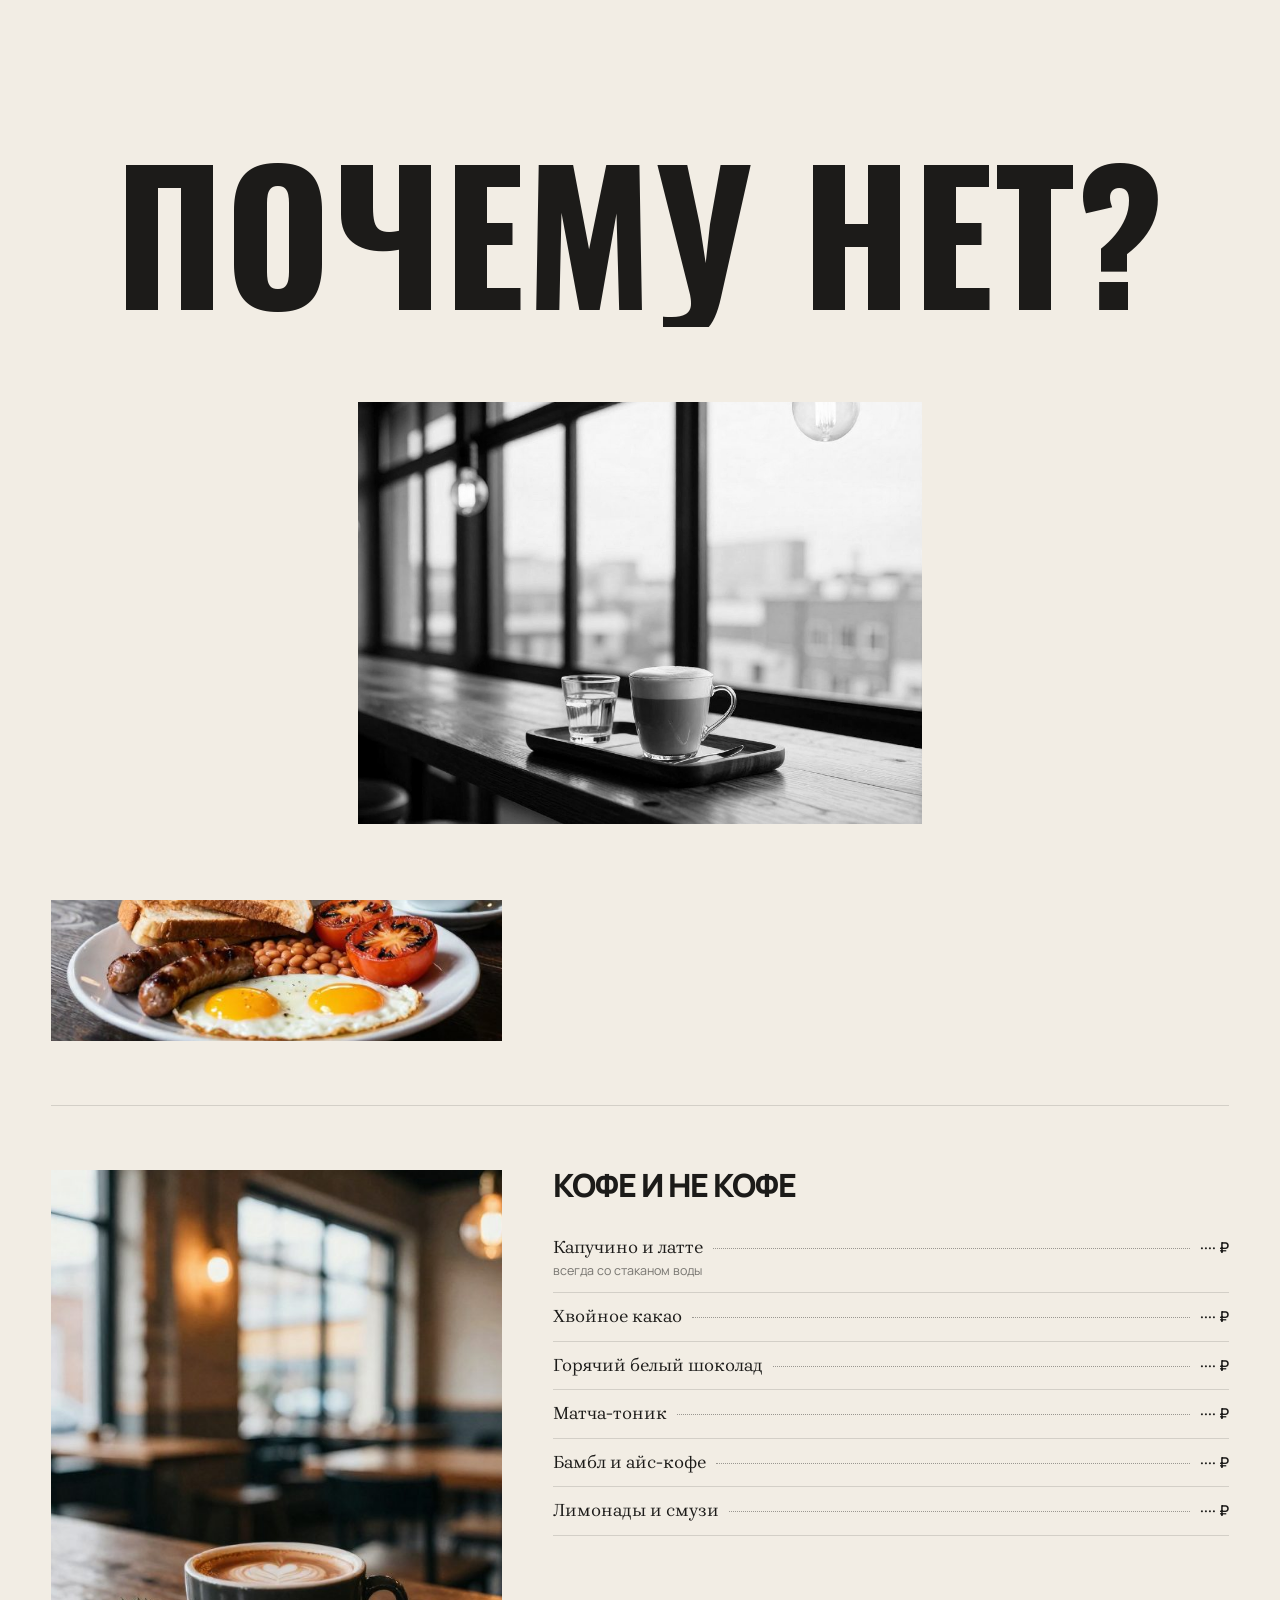
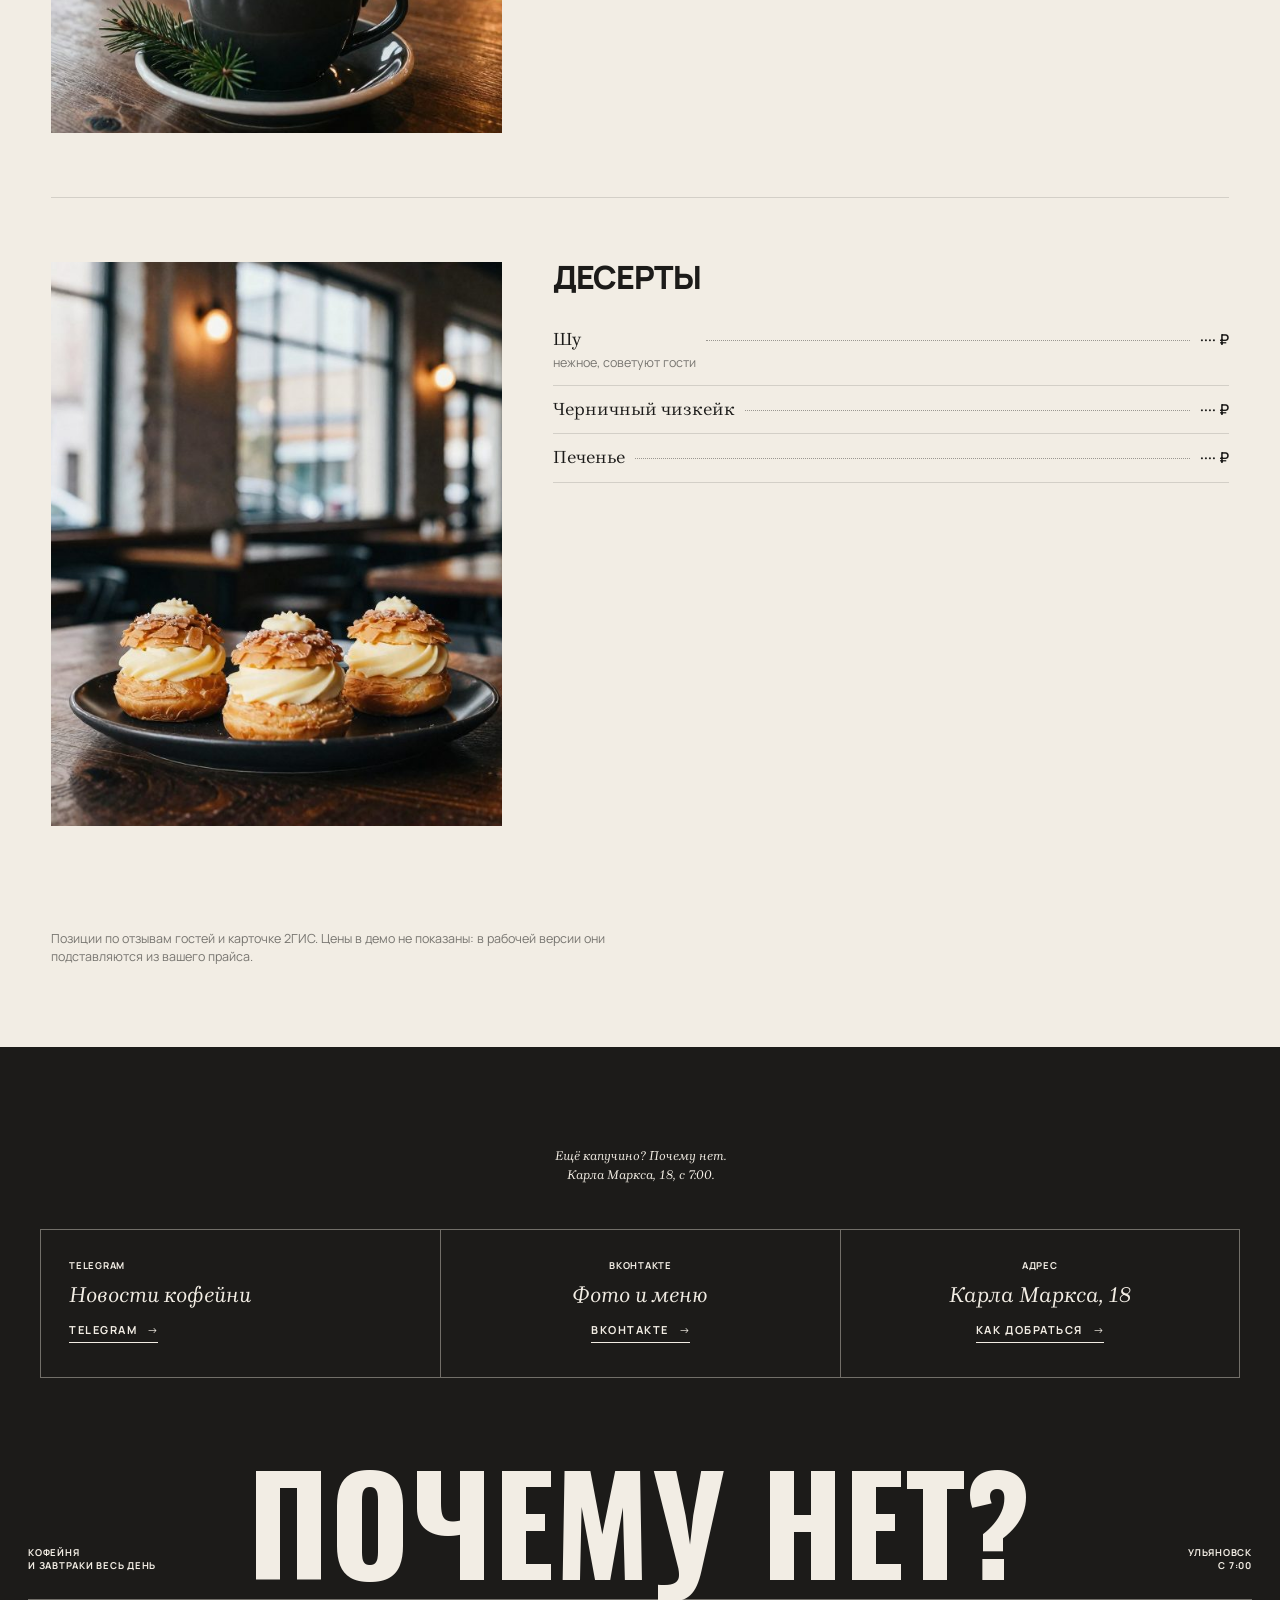
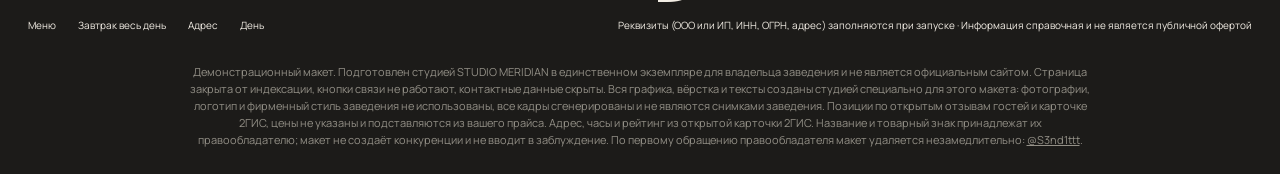
<file: menu/index.html>
<!DOCTYPE html>
<html lang="ru" data-v="1" data-base="../" class="nojs" data-tone="p" data-tz="4">
<head>
<meta charset="UTF-8">
<meta name="viewport" content="width=device-width, initial-scale=1, viewport-fit=cover">
<meta name="robots" content="noindex, nofollow">
<title>Меню · Демо-макет сайта · STUDIO MERIDIAN</title>
<meta name="description" content="Меню кофейни «Почему Нет?» в Ульяновске: завтраки весь день, хвойное какао, шу, черничный чизкейк, матча-тоники.">
<meta name="theme-color" content="#1C1B19">
<meta property="og:type" content="website">
<meta property="og:title" content="Демо-макет сайта · STUDIO MERIDIAN">
<meta property="og:description" content="Меню кофейни «Почему Нет?» в Ульяновске: завтраки весь день, хвойное какао, шу, черничный чизкейк, матча-тоники.">
<meta property="og:url" content="https://pochemunet.meridianstud.ru/menu/">
<meta property="og:image" content="https://pochemunet.meridianstud.ru/img/og.jpg?v=1">
<link rel="icon" href="data:image/svg+xml,%3Csvg xmlns='http://www.w3.org/2000/svg' viewBox='0 0 40 40'%3E%3Crect width='40' height='40' rx='8' fill='%23D9A441'/%3E%3Cpath d='M15 15a5 5 0 1 1 7 4.6c-1.4.6-2 1.6-2 3.4v1' fill='none' stroke='%231C1B19' stroke-width='3' stroke-linecap='round'/%3E%3Ccircle cx='20' cy='29' r='2' fill='%231C1B19'/%3E%3C/svg%3E">
<link rel="preload" href="../fonts/oswald-cyrillic.woff2" as="font" type="font/woff2" crossorigin>
<link rel="preload" href="../fonts/manrope.woff2" as="font" type="font/woff2" crossorigin>
<link rel="stylesheet" href="../skin.css?v=3e9a153c">
<link rel="stylesheet" href="../venue.css?v=a3308431">
<noscript><style>.curtain{display:none}</style></noscript>
</head>
<body>
<p class="demo-strip">Демо-макет студии MERIDIAN · не является официальным сайтом заведения</p>
<div class="curtain" aria-hidden="true"><p class="wm"><span style="--i:0">п</span><span style="--i:1">о</span><span style="--i:2">ч</span><span style="--i:3">е</span><span style="--i:4">м</span><span style="--i:5">у</span><span style="--i:6">&nbsp;</span><span style="--i:7">н</span><span style="--i:8">е</span><span style="--i:9">т</span><span style="--i:10">?</span></p><div class="pic"><div class="pi"><img src="../img/h-pochemunet.jpg?v=1" alt="" decoding="async" width="1152" height="768"></div></div></div>
<div class="veil" aria-hidden="true"></div>
<header class="top">
  <nav class="nav" aria-label="Разделы"><a href="../menu/" aria-current="page">Меню</a><a href="../#voprosy">Завтрак весь день</a><a href="../gde/">Адрес</a><a href="../den/">День</a></nav>
  <button class="burger" type="button" aria-expanded="false" aria-controls="menu">Меню</button>
  <a class="logo" href="../" aria-label="Почему Нет?, на главную"><svg class="lamp" viewBox="0 0 40 40" aria-hidden="true"><circle cx="20" cy="20" r="17" fill="none" stroke="currentColor" stroke-width="2"/><path d="M15 15a5 5 0 1 1 7 4.6c-1.4.6-2 1.6-2 3.4v1" fill="none" stroke="currentColor" stroke-width="2.4" stroke-linecap="round"/><circle cx="20" cy="29" r="1.6" fill="currentColor"/></svg><span>почему нет?</span></a>
  <div class="right"><span class="now" data-now></span><button type="button" data-hint="Телефон скрыт в демо. В рабочей версии кнопка сразу набирает номер.">Позвонить</button></div>
</header>
<div class="menu" id="menu" hidden><nav aria-label="Меню"><a href="../menu/" aria-current="page">Меню</a><a href="../#voprosy">Завтрак весь день</a><a href="../gde/">Адрес</a><a href="../den/">День</a></nav></div>
<main class="menu-p" data-bg="p">

  <section class="mh"><p class="kick">А почему бы и нет</p><h1 class="cap l rv"><span class="ln"><span>Меню</span></span></h1><nav class="mtabs" aria-label="Разделы меню"><a href="#zavtrak">Завтраки весь день</a><a href="#kofe">Кофе и не кофе</a><a href="#deserty">Десерты</a></nav></section>
  <section class="mcat" id="zavtrak"><figure class="px"><img src="../img/p-breakfast.jpg?v=1" alt="Завтраки весь день" loading="lazy" decoding="async" width="704" height="880"></figure><div><h2 class="cap m">Завтраки весь день</h2><ul class="mlist"><li><span><b>Английский завтрак</b></span><i></i><em>···· ₽</em></li><li><span><b>Завтраки</b><small>с 7:00 до 22:00</small></span><i></i><em>···· ₽</em></li><li><span><b>Сэндвич с красной рыбой</b></span><i></i><em>···· ₽</em></li><li><span><b>Паста</b></span><i></i><em>···· ₽</em></li><li><span><b>Салаты</b></span><i></i><em>···· ₽</em></li></ul></div></section>
  <section class="mcat" id="kofe"><figure class="px"><img src="../img/p-cocoa.jpg?v=1" alt="Кофе и не кофе" loading="lazy" decoding="async" width="704" height="880"></figure><div><h2 class="cap m">Кофе и не кофе</h2><ul class="mlist"><li><span><b>Капучино и латте</b><small>всегда со стаканом воды</small></span><i></i><em>···· ₽</em></li><li><span><b>Хвойное какао</b></span><i></i><em>···· ₽</em></li><li><span><b>Горячий белый шоколад</b></span><i></i><em>···· ₽</em></li><li><span><b>Матча-тоник</b></span><i></i><em>···· ₽</em></li><li><span><b>Бамбл и айс-кофе</b></span><i></i><em>···· ₽</em></li><li><span><b>Лимонады и смузи</b></span><i></i><em>···· ₽</em></li></ul></div></section>
  <section class="mcat" id="deserty"><figure class="px"><img src="../img/p-choux.jpg?v=1" alt="Десерты" loading="lazy" decoding="async" width="704" height="880"></figure><div><h2 class="cap m">Десерты</h2><ul class="mlist"><li><span><b>Шу</b><small>нежное, советуют гости</small></span><i></i><em>···· ₽</em></li><li><span><b>Черничный чизкейк</b></span><i></i><em>···· ₽</em></li><li><span><b>Печенье</b></span><i></i><em>···· ₽</em></li></ul></div></section>
  <p class="mnote">Позиции по отзывам гостей и карточке 2ГИС. Цены в демо не показаны: в рабочей версии они подставляются из вашего прайса.</p>
</main>
<footer class="foot" data-bg="g">
  <p class="quote">Ещё капучино? Почему нет.<br>Карла Маркса, 18, с 7:00.</p>
  <div class="boxes"><div class="box"><p class="k">Telegram</p><p class="it">Новости кофейни</p><button class="btn" type="button" data-hint="В рабочей версии здесь ваш Telegram-канал.">Telegram</button></div><div class="box"><p class="k">ВКонтакте</p><p class="it">Фото и меню</p><button class="btn" type="button" data-hint="В рабочей версии здесь ваша группа ВКонтакте.">ВКонтакте</button></div><div class="box"><p class="k">Адрес</p><p class="it">Карла Маркса, 18</p><a class="btn" href="../gde/">Как добраться</a></div></div>
  <div class="sig"><p class="k">Кофейня<br>и завтраки весь день</p><p class="wm" aria-hidden="true">почему нет?</p><p class="k r">Ульяновск<br>с 7:00</p></div>
  <div class="fine">
    <span><a href="../menu/">Меню</a><a href="../#voprosy">Завтрак весь день</a><a href="../gde/">Адрес</a><a href="../den/">День</a></span>
    <span>Реквизиты (ООО или ИП, ИНН, ОГРН, адрес) заполняются при запуске · Информация справочная и не является публичной офертой</span>
  </div>
  <p class="note">Демонстрационный макет. Подготовлен студией STUDIO MERIDIAN в единственном экземпляре для владельца заведения и не является официальным сайтом. Страница закрыта от индексации, кнопки связи не работают, контактные данные скрыты. Вся графика, вёрстка и тексты созданы студией специально для этого макета: фотографии, логотип и фирменный стиль заведения не использованы, все кадры сгенерированы и не являются снимками заведения. Позиции по открытым отзывам гостей и карточке 2ГИС, цены не указаны и подставляются из вашего прайса. Адрес, часы и рейтинг из открытой карточки 2ГИС. Название и товарный знак принадлежат их правообладателю; макет не создаёт конкуренции и не вводит в заблуждение. По первому обращению правообладателя макет удаляется незамедлительно: <a href="https://t.me/S3nd1ttt" target="_blank" rel="noopener">@S3nd1ttt</a>.</p>
</footer>
<div class="toast" role="status" aria-live="polite" hidden></div>
<a class="mer-badge" href="https://t.me/S3nd1ttt" target="_blank" rel="noopener">MERIDIAN · Демо</a>
<script src="../skin.js?v=77db7cbb"></script>
<script src="../venue.js?v=aab88385"></script>
</body>
</html>
</file>
<file: skin.css>
/* DEMOKIT, кожа MAISON: каркас MAISON CAFÉ (шрифты Manrope и Brygada 1918, SIL OFL) для демо реальным заведениям.
   Палитра и шрифты в переменных :root, заведение переопределяет их в своём venue.css. Фон меняется по разделам data-bg. */
@font-face{font-family:'MSans';src:url(fonts/manrope.woff2) format('woff2');font-weight:400 800;font-display:swap}
@font-face{font-family:'MSerif';src:url(fonts/brygada.woff2) format('woff2');font-weight:400 700;font-style:normal;font-display:swap}
@font-face{font-family:'MSerif';src:url(fonts/brygada-italic.woff2) format('woff2');font-weight:400 700;font-style:italic;font-display:swap}

:root{
  --gr:#1E1E1C;--gr2:#282826;--pa:#F1EEE7;--li:#E2DBCC;--kr:#D3BE98;--ink:#171716;--cream:#E9E3D6;--brass:#D9B26F;--acc:var(--brass);--disp:var(--sans);
  --sans:'MSans',system-ui,sans-serif;--serif:'MSerif',Georgia,serif;
  --ease:cubic-bezier(.2,.8,.2,1);--eio:cubic-bezier(.77,0,.175,1);--eo:cubic-bezier(.25,.46,.45,.94);--hd:64px;
}
html{--bg:var(--gr);--fg:var(--cream);--mut:rgba(233,227,214,.58);--line:rgba(233,227,214,.16);--line2:rgba(233,227,214,.42);--tile:#4A5A4F}
html[data-tone=p]{--bg:var(--pa);--fg:var(--ink);--mut:rgba(23,23,22,.56);--line:rgba(23,23,22,.14);--line2:rgba(23,23,22,.4);--tile:#8E8982}
html[data-tone=l]{--bg:var(--li);--fg:var(--ink);--mut:rgba(23,23,22,.56);--line:rgba(23,23,22,.15);--line2:rgba(23,23,22,.4);--tile:#8E8982}
html[data-tone=k]{--bg:var(--kr);--fg:var(--ink);--mut:rgba(23,23,22,.6);--line:rgba(23,23,22,.18);--line2:rgba(23,23,22,.45);--tile:#8E8475}
html.en .ru,html:not(.en) .en{display:none}
*,*::before,*::after{box-sizing:border-box}
html,body{overflow-x:clip}
body{margin:0;background:var(--bg);color:var(--fg);font:400 15px/1.5 var(--sans);-webkit-font-smoothing:antialiased;transition:background-color .8s var(--ease),color .8s var(--ease)}
img,video{display:block;max-width:100%;height:auto}
a{color:inherit;text-decoration:none}
button,input{font:inherit;color:inherit}
button{background:none;border:0;padding:0;cursor:pointer}
figure{margin:0}
p{margin:0}
h1{margin:0;font:inherit}
.vh{position:absolute;width:1px;height:1px;overflow:hidden;clip:rect(0 0 0 0);white-space:nowrap}
:focus-visible{outline:1px solid currentColor;outline-offset:3px}

/* ── шрифтовые роли ── */
.cap{font:800 18px/.88 var(--disp);text-transform:uppercase;letter-spacing:-.035em;margin:0}
.cap.xl{font-size:clamp(56px,8.6vw,136px)}
.cap.l{font-size:clamp(40px,5.2vw,82px)}
.cap.m{font-size:clamp(24px,2.5vw,38px);line-height:.94;letter-spacing:-.03em}
.cap.s{font-size:15px;line-height:1.05;letter-spacing:-.01em}
.cap.s2{font-size:clamp(22px,2vw,28px);line-height:.95;letter-spacing:-.02em}
.kick{font:400 20px/1.2 var(--serif);margin-bottom:14px;letter-spacing:-.01em}
.lead{font-size:14px;line-height:1.5;margin-top:28px}
.k{font:700 9.5px/1.35 var(--sans);text-transform:uppercase;letter-spacing:.08em}
.btn{display:inline-block;border:1px solid var(--line2);padding:11px 28px;font:600 9.5px/1 var(--sans);text-transform:uppercase;letter-spacing:.12em;transition:background .3s,color .3s,border-color .3s}
.btn:hover{background:var(--fg);color:var(--bg);border-color:var(--fg)}

/* ── проявление заголовков по строкам (маска) и мягкое появление ── */
.ln{display:block;overflow:hidden;padding-bottom:.13em;margin-bottom:-.13em}
.ln>span{display:block;transform:translateY(108%);transition:transform 1.1s var(--ease)}
.ln:nth-child(2)>span{transition-delay:.09s}.ln:nth-child(3)>span{transition-delay:.18s}
.rv.in .ln>span{transform:none}
.rv-f{opacity:0;transform:translateY(16px);transition:opacity 1s var(--ease) .25s,transform 1s var(--ease) .25s}
.rv-f.in{opacity:1;transform:none}
html.nojs .ln>span,html.nojs .rv-f{transform:none;opacity:1}

/* ── шторка-загрузчик: знак, снизу поднимается кадр, потом шторка уходит вверх ── */
.curtain{position:fixed;inset:0;z-index:200;background:var(--pa);color:var(--ink);display:flex;flex-direction:column;align-items:center;justify-content:center;overflow:hidden;transition:transform 1.1s var(--eio)}
.curtain .wm{font:500 clamp(84px,14vw,230px)/.86 var(--serif);letter-spacing:-.045em;position:relative;z-index:2;overflow:hidden;padding:0 .04em .12em;white-space:nowrap}
.curtain .wm span{display:inline-block;transform:translateY(110%);transition:transform 1.25s var(--eio) calc(var(--i) * 45ms)}
.curtain .pic{width:min(44vw,620px);aspect-ratio:4/3;overflow:hidden;margin-top:-.1em;transform:translateY(80vh);transition:transform 1.6s var(--eio) .2s}
.curtain .pi{width:100%;height:100%;transform:translateY(-10%) scale(1.1);transition:transform 1.6s var(--eio) .2s}
.curtain .pic img{width:100%;height:100%;object-fit:cover;filter:grayscale(1) contrast(1.05)}
html.c1 .curtain .wm span{transform:none}
html.c1 .curtain .pic{transform:translateY(18%)}
html.c1 .curtain .pi{transform:translateY(0) scale(1.1)}
html.c2 .curtain{transform:translateY(-100%)}
html.c2 .curtain .pi{transform:translateY(40%) scale(1.2)}
html.quick .curtain{background:var(--gr);color:var(--cream);transition-duration:.8s}
html.quick .curtain .pic{display:none}
html.quick .curtain .wm span{transition-duration:.7s;transition-delay:calc(var(--i) * 18ms)}
html.c3 .curtain{display:none}
/* шторка между страницами: графит опускается сверху, новая страница открывается из-под неё */
.veil{position:fixed;inset:0;z-index:190;background:var(--gr);transform:translateY(-100%);transition:transform .75s var(--eio);pointer-events:none}
html.leaving .veil{transform:none}

/* ── шапка ── */
.top{position:sticky;top:0;z-index:50;height:var(--hd);display:grid;grid-template-columns:1fr auto 1fr;align-items:center;padding:0 28px;background:var(--bg);border-bottom:1px solid var(--line);transition:background-color .8s var(--ease),transform .5s cubic-bezier(.455,.03,.515,.955)}
html.hd-up .top{transform:translateY(-101%)}
.nav{display:flex;gap:22px;font-size:11.5px}
.nav a{position:relative;padding:4px 0}
.nav a::after{content:'';position:absolute;left:50%;bottom:-3px;height:1px;width:0;background:currentColor;transform:translateX(-50%);transition:width .5s cubic-bezier(.455,.03,.515,.955)}
.nav a:hover::after{width:100%}
.nav a[aria-current]::after{width:14px}
.nav a[aria-current]:hover::after{width:100%}
.logo{font:500 33px/1 var(--serif);letter-spacing:-.035em;white-space:nowrap}
.right{display:flex;justify-content:flex-end;align-items:center;gap:18px;font-size:11.5px;white-space:nowrap}
.langs{display:flex;gap:9px}
.langs button{color:var(--mut)}
.langs button[aria-pressed=true]{color:var(--fg)}
.burger{display:none;font-size:11.5px;justify-self:start}
.menu{position:fixed;inset:var(--hd) 0 0;z-index:49;background:var(--bg);padding:30px 24px}
.menu nav{display:flex;flex-direction:column;gap:6px}
.menu a{font:800 34px/1.05 var(--sans);text-transform:uppercase;letter-spacing:-.03em}

/* ── первый экран ── */
.hero{min-height:calc(100svh - var(--hd));display:flex;flex-direction:column;align-items:center;justify-content:center;text-align:center;padding:60px 24px 90px}
.hero .lead{max-width:520px}
.hero .btn{margin-top:30px}
.hbtns{display:flex;flex-wrap:wrap;justify-content:center;gap:10px}.hbtns .btn{margin:30px 0 0 !important}

/* ── пара видео: растёт по прокрутке ── */
.duo{height:190vh;--k:0}
.duo .stick{position:sticky;top:var(--hd);height:calc(100svh - var(--hd));display:grid;place-items:center}
.duo .pair{display:grid;grid-template-columns:1fr 1fr;width:calc(54vw + 36vw * var(--k));max-width:calc((100svh - var(--hd) - 60px) * 1.7)}
.duo figure{aspect-ratio:5/6;overflow:hidden;background:var(--gr2)}
.duo img,.duo video{width:100%;height:100%;object-fit:cover}

/* ── линейки и сетка пачек ── */
.ranges{padding:130px 24px 120px;text-align:center}
.grid{display:grid;grid-template-columns:repeat(3,1fr);gap:22px;max-width:1260px;margin:56px auto 50px;text-align:left}
.card{display:block}
.card .ph{position:relative;display:block;aspect-ratio:4/5;overflow:hidden;background:var(--tile)}
.card .ph img{position:absolute;inset:0;width:100%;height:100%;object-fit:cover;transition:opacity .6s var(--ease),transform 1.2s var(--ease)}
.card .ph .alt{opacity:0}
.card:hover .ph .alt{opacity:1}
.card:hover .ph img{transform:scale(1.025)}
.card .meta{display:grid;grid-template-columns:1fr auto;gap:2px 12px;padding:14px 0 6px}
.card .meta b{font:800 12.5px/1.2 var(--sans);text-transform:uppercase;letter-spacing:-.01em}
.card .meta .pr{position:relative;font-size:10.5px;padding-bottom:2px;align-self:start}
.card .meta .pr::after{content:'';position:absolute;left:0;right:0;bottom:0;height:1px;background:currentColor;transform:scaleX(0);transform-origin:left;transition:transform .5s cubic-bezier(.455,.03,.515,.955)}
.card:hover .meta .pr::after{transform:scaleX(1)}
.card .meta small{grid-column:1/-1;font-size:11px;color:var(--mut)}
.card[hidden]{display:none}
.tabs{display:flex;flex-wrap:wrap;justify-content:center;gap:8px;margin-top:36px}
.tabs button{border:1px solid var(--line);padding:9px 16px;font:600 9.5px/1 var(--sans);text-transform:uppercase;letter-spacing:.1em}
.tabs button[aria-pressed=true]{background:var(--fg);color:var(--bg);border-color:var(--fg)}
.shop .grid{margin-top:40px}
.banner{padding:140px 24px;text-align:center}
.banner .lead{max-width:460px;margin:26px auto 0}

/* ── парящий коллаж ── */
.collage{position:relative;padding:40px 0 120px}
.fl{position:relative;height:150vh;max-width:1400px;margin:0 auto}
.fl figure{position:absolute;overflow:hidden;background:var(--gr2);will-change:transform}
.fl img{width:100%;height:100%;object-fit:cover}
.fl .c0{left:50%;top:6vh;width:min(36vw,520px);aspect-ratio:3/4;margin-left:calc(min(36vw,520px) / -2);z-index:1}
.fl .c1{left:12%;top:26vh;width:11vw;aspect-ratio:4/5;z-index:2}
.fl .c2{right:13%;top:12vh;width:10vw;aspect-ratio:3/4}
.fl .c3{left:23%;top:96vh;width:10vw;aspect-ratio:1;z-index:2}
.fl .c4{right:22%;top:104vh;width:11vw;aspect-ratio:1;z-index:2}
.fl .c5{left:6%;top:70vh;width:9vw;aspect-ratio:1}
.collage .say{text-align:center;padding:0 24px;margin-top:-8vh;position:relative;z-index:3}
.collage .say .btn{margin-top:30px}

/* ── обжарка во всю ширину ── */
.roast .wide{height:100svh;overflow:hidden;background:var(--gr2)}
.roast .wide img,.roast .wide video{width:100%;height:100%;object-fit:cover;transform:scale(var(--z,1.12));will-change:transform}

/* ── кофейни на главной ── */
.stores{padding:120px 24px 110px;text-align:center}
.rows{max-width:1400px;margin:44px auto 40px;border-top:1px solid var(--line);text-align:left}
.ex{border-bottom:1px solid var(--line);transition:background .4s}
.ex.open{background:rgba(255,255,255,.05)}
.row{display:grid;grid-template-columns:auto 1fr auto;align-items:baseline;gap:16px;width:100%;text-align:left;padding:22px 18px 18px;transition:padding .5s var(--ease)}
.row b{font:800 clamp(24px,3.6vw,54px)/.95 var(--sans);letter-spacing:-.035em;text-transform:uppercase}
.row .ad{font:400 clamp(13px,1.5vw,22px)/1.2 var(--serif);color:var(--mut)}
.row .more{display:flex;align-items:center;gap:10px;font:600 9px/1 var(--sans);text-transform:uppercase;letter-spacing:.1em;opacity:.55;transition:opacity .3s}
.row .more svg{width:22px;height:22px;border-radius:50%;transition:transform .5s var(--ease),background .5s,color .5s}
.row:hover{padding-left:28px}
.row:hover .more,.ex.open .more{opacity:1}
.row:hover .more svg{background:var(--fg);color:var(--bg)}
.ex.open .more svg{transform:rotate(45deg)}
.exb{display:grid;grid-template-rows:0fr;transition:grid-template-rows .9s cubic-bezier(.645,.045,.355,1)}
.ex.open .exb{grid-template-rows:1fr}
.exi{overflow:hidden}
.drag{display:flex;gap:16px;overflow-x:auto;scrollbar-width:none;padding:6px 18px 40px;cursor:grab;user-select:none;-webkit-user-select:none}
.drag::-webkit-scrollbar{display:none}
.drag.grabbing{cursor:grabbing}
.drag figure{flex:0 0 min(22vw,300px);aspect-ratio:2/3;overflow:hidden;background:var(--gr2)}
.drag img{width:100%;height:100%;object-fit:cover;pointer-events:none}
.drag .info{flex:0 0 260px;display:flex;flex-direction:column;justify-content:flex-end;gap:14px;padding:0 10px}
.drag .info .it{font:italic 400 22px/1.2 var(--serif)}
.drag .info .k{color:var(--mut)}
.drag .info .btn{align-self:flex-start}

/* ── плейлист: курсивная бегущая строка, обложка у курсора ── */
.playlist{padding:110px 0 120px;text-align:center;position:relative}
.mqs{margin:40px 0 44px}
.mq{overflow:hidden;white-space:nowrap}
.mqi{display:inline-block;font:italic 400 max(36px,5.4vw)/1.2 var(--serif);letter-spacing:-.02em;animation:mq 90s linear infinite}
.mq.rev .mqi{animation-direction:reverse;animation-duration:110s}
.mqs:hover .mqi{animation-play-state:paused}
.tr{padding:0 .12em;transition:color .3s}
.mqs:hover .tr{color:var(--mut)}
.mqs .tr:hover{color:var(--fg)}
@keyframes mq{to{transform:translateX(-50%)}}
.cover{position:fixed;left:0;top:0;width:200px;aspect-ratio:1;pointer-events:none;z-index:40;opacity:0;transform:translate(-50%,-50%) scale(.85);transition:opacity .25s,transform .35s var(--ease)}
.cover.on{opacity:1;transform:translate(-50%,-50%) scale(1)}
.cover img{width:100%;height:100%;object-fit:cover;box-shadow:0 18px 40px rgba(0,0,0,.35)}
.pl-note{margin-top:14px;font-size:12px;color:var(--mut)}

/* ── подвал ── */
.foot{background:var(--gr);color:var(--cream);--mut:rgba(233,227,214,.58);--line:rgba(233,227,214,.16);--line2:rgba(233,227,214,.42);padding:100px 28px 26px}
.foot .quote{text-align:center;font-size:13px;line-height:1.45}
.boxes{display:grid;grid-template-columns:repeat(3,1fr);max-width:1200px;margin:44px auto 90px;border:1px solid var(--line2)}
.box{padding:30px 28px 34px;display:flex;flex-direction:column;align-items:center;text-align:center;gap:10px}
.box+.box{border-left:1px solid var(--line2)}
.box:first-child{align-items:flex-start;text-align:left}
.box .it{font:italic 400 22px/1.15 var(--serif);margin-bottom:6px}
.mail{display:flex;width:min(260px,100%);border-bottom:1px solid var(--line2)}
.mail input{flex:1;min-width:0;background:none;border:0;padding:8px 0;font-size:12px;outline:0}
.mail input::placeholder{color:var(--mut)}
.mail button{padding:0 4px}
.said{font-size:11px;color:var(--mut)}
.foot .btn:hover{background:var(--cream);color:var(--gr);border-color:var(--cream)}
.sig{display:grid;grid-template-columns:1fr auto 1fr;align-items:end;max-width:1400px;margin:0 auto;padding-bottom:26px;border-bottom:1px solid var(--line2)}
.sig .wm{font:500 clamp(70px,10.5vw,168px)/.78 var(--serif);letter-spacing:-.05em;white-space:nowrap}
.sig .r{text-align:right}
.fine{display:flex;justify-content:space-between;gap:20px;flex-wrap:wrap;max-width:1400px;margin:18px auto 0;font-size:10px}
.fine span:first-child{display:flex;gap:22px}
.fine a:hover{text-decoration:underline}
.foot .note{max-width:1400px;margin:22px auto 0;font-size:10.5px;line-height:1.5;color:var(--mut)}
.foot .note a{text-decoration:underline}

/* ── корзина ── */
.cart{position:fixed;inset:0;z-index:120;background:rgba(10,10,9,.42);opacity:0;visibility:hidden;transition:opacity .4s,visibility .4s}
.cart.open{opacity:1;visibility:visible}
.cart .panel{position:absolute;top:0;right:0;bottom:0;width:min(440px,100%);background:var(--pa);color:var(--ink);display:flex;flex-direction:column;transform:translateX(100%);transition:transform .6s var(--ease)}
.cart.open .panel{transform:none}
.cart .hd{display:flex;justify-content:space-between;align-items:center;padding:0 24px;height:var(--hd);border-bottom:1px solid rgba(23,23,22,.14)}
.cart .x{font-size:11.5px}
.cart .body{flex:1;overflow:auto;padding:22px 24px}
.cart ul{list-style:none;margin:0;padding:0}
.cart li{display:grid;grid-template-columns:72px 1fr auto;gap:14px;align-items:center;padding:12px 0;border-bottom:1px solid rgba(23,23,22,.12)}
.cart li img{width:72px;aspect-ratio:4/5;object-fit:cover;background:#8E8982}
.cart li b{display:block;font:800 12px/1.2 var(--sans);text-transform:uppercase}
.cart li small{display:block;font-size:11px;color:rgba(23,23,22,.6);margin-top:3px}
.cart .q{display:flex;align-items:center;gap:10px;font-size:12px}
.cart .q button{width:22px;height:22px;border:1px solid rgba(23,23,22,.3)}
.cart .sum{display:flex;justify-content:space-between;margin:20px 0;font:800 13px/1 var(--sans);text-transform:uppercase}
.cart .go{display:block;text-align:center;background:var(--ink);color:var(--pa);padding:15px;font:600 10px/1 var(--sans);text-transform:uppercase;letter-spacing:.12em}
.cart .fine2{margin-top:12px;font-size:11px;color:rgba(23,23,22,.6)}
.cart .empty{text-align:center;padding-top:60px}
.cart .empty p{font:italic 400 22px/1.2 var(--serif);margin-bottom:22px}
.cart .empty .btn{border-color:rgba(23,23,22,.4)}

/* ── страница товара ── */
.pdp .buy{display:grid;grid-template-columns:minmax(0,1.62fr) minmax(320px,1fr);border-bottom:1px solid var(--line)}
.pics{display:grid;grid-template-columns:1.62fr 1fr}
.pics figure{overflow:hidden;background:var(--tile)}
.pics .a{grid-column:1/-1;aspect-ratio:1/1.02}
.pics .b,.pics .c{aspect-ratio:1/1}
.pics .c{aspect-ratio:auto}
.pics img{width:100%;height:100%;object-fit:cover}
.panel{border-left:1px solid var(--line)}
.panel .in{position:sticky;top:var(--hd);padding:36px 40px 44px}
.panel .k{color:var(--mut)}
.panel h1{margin-top:10px}
.notes{font:italic 400 15px/1.35 var(--serif);margin-top:12px}
.price{font-size:13px;margin-top:14px}
.opt{margin-top:22px}
.seg{display:flex;flex-wrap:wrap;gap:6px;margin-top:8px}
.seg button{border:1px solid var(--line);padding:8px 12px;font-size:11px}
.seg button[aria-pressed=true]{border-color:var(--fg)}
.addrow{display:grid;grid-template-columns:auto 1fr;gap:8px;margin-top:24px}
.qty{display:flex;align-items:center;border:1px solid var(--line2)}
.qty button{width:34px;height:40px}
.qty span{min-width:20px;text-align:center;font-size:12px}
.add{background:var(--fg);color:var(--bg);font:600 9.5px/1 var(--sans);text-transform:uppercase;letter-spacing:.12em;transition:opacity .3s}
.add:hover{opacity:.85}
.add.done{opacity:.6}
.pts{list-style:none;padding:0;margin:24px 0 30px}
.panel dl{margin:0}
.panel dl div{display:grid;grid-template-columns:110px 1fr;gap:14px;padding:16px 0;border-top:1px solid var(--line2)}
.panel dt{font:800 9px/1.4 var(--sans);text-transform:uppercase;letter-spacing:.06em}
.panel dd{margin:0;font-size:11.5px;line-height:1.45}
.act{display:grid;grid-template-columns:minmax(0,1.62fr) minmax(320px,1fr);border-bottom:1px solid var(--line)}
.act .cell{border-bottom:1px solid var(--line)}
.act .cell:nth-child(odd){border-right:1px solid var(--line)}
.act .circ{display:grid;place-items:center;padding:60px}
.act .circ .px{width:min(30vw,380px);aspect-ratio:1;border-radius:50%;background:var(--tile)}
.act .txt{padding:46px 40px;display:flex;flex-direction:column;justify-content:center;gap:18px}
.act .txt.c{align-items:center;text-align:center}
.act .wide2{min-height:44vh;position:relative;background:var(--tile)}
.act .wide2 .px{position:absolute;inset:0}
.act .sm{font-size:12px;max-width:260px;color:var(--mut)}
.sign{width:90px;height:52px}
.ranges.more{padding-top:110px}

/* ── кофейни: список и своя карта ── */
.find{display:grid;grid-template-columns:400px 1fr;height:calc(100svh - var(--hd))}
.find .list{padding:30px 28px;overflow:auto;border-right:1px solid var(--line)}
.find .q{width:100%;border:1px solid var(--line2);background:none;padding:12px 14px;font-size:11px;letter-spacing:.06em;text-transform:uppercase;outline:0}
.find .q::placeholder{color:var(--mut)}
.spots{list-style:none;margin:20px 0 0;padding:0}
.spots button{display:block;width:100%;text-align:left;padding:18px 0;border-bottom:1px solid var(--line)}
.spots b{display:block;font:800 13px/1.2 var(--sans);text-transform:uppercase;letter-spacing:-.01em}
.spots .ad{display:block;font:400 13px/1.3 var(--serif);margin:6px 0 4px}
.spots .k{color:var(--mut)}
.spots button[aria-current] b{text-decoration:underline;text-underline-offset:4px}
.mapbox{position:relative;overflow:hidden;background:#DCD5C6;touch-action:none;cursor:grab}
.mapbox.grab{cursor:grabbing}
.mapbox .layer{position:absolute;left:0;top:0;transform-origin:0 0}
.mapbox .layer svg{display:block}
.mapbox .zoom{position:absolute;right:16px;top:16px;z-index:3;display:flex;flex-direction:column;border:1px solid rgba(23,23,22,.3);background:var(--pa)}
.mapbox .zoom button{width:34px;height:34px;color:var(--ink)}
.mapbox .zoom button+button{border-top:1px solid rgba(23,23,22,.2)}
.mapbox .attr{position:absolute;right:10px;bottom:8px;z-index:3;font-size:9.5px;color:rgba(23,23,22,.65);background:rgba(241,238,231,.8);padding:2px 6px}
.pin{position:absolute;z-index:2;width:34px;height:34px;margin:-17px 0 0 -17px;border-radius:50%;background:var(--ink);color:var(--pa);display:grid;place-items:center;font:500 19px/1 var(--serif);box-shadow:0 0 0 3px var(--pa);transition:transform .3s var(--ease)}
.pin::before{content:'m';margin-top:-3px}
.pin i{position:absolute;left:44px;top:50%;transform:translateY(-50%);white-space:nowrap;font:800 10px/1 var(--sans);font-style:normal;text-transform:uppercase;letter-spacing:.04em;color:var(--ink);background:var(--pa);padding:6px 8px;opacity:0;transition:opacity .3s;pointer-events:none}
.pin.on{transform:scale(1.18)}
.pin.on i,.pin:hover i{opacity:1}

/* ── день сети ── */
.dh{text-align:center;padding:70px 24px 60px}
.script{font:italic 400 clamp(88px,13vw,210px)/.92 var(--serif);letter-spacing:-.03em;margin:0}
.dh .lead{margin-top:18px}
.mas{display:grid;grid-template-columns:repeat(3,1fr);gap:44px;max-width:1260px;margin:0 auto;padding:20px 24px 130px}
.mas .col{display:flex;flex-direction:column;gap:56px}
.mas .col:nth-child(2){padding-top:110px}
.mas .col:nth-child(3){padding-top:40px}
.mas .px{background:var(--tile)}
.mas .t .px{aspect-ratio:3/4}
.mas .w .px{aspect-ratio:4/3}
.mas .cap2{display:grid;gap:4px;margin-top:12px;font-size:12px;line-height:1.45}
.mas .cap2 .k{color:var(--mut)}
.mas .cap2 b{font:800 12.5px/1.2 var(--sans);text-transform:uppercase}
.qt{border:1px solid var(--line2);padding:28px 26px;display:flex;flex-direction:column;gap:22px;min-height:220px;justify-content:space-between}
.qt .cap{font-size:clamp(20px,1.8vw,26px)}

/* ── вакансии ── */
.jh{text-align:center;padding:90px 24px 70px}
.jh .big{font:400 clamp(28px,3.3vw,50px)/1.14 var(--serif);max-width:1000px;margin:22px auto 0;letter-spacing:-.015em}
.jg{display:grid;grid-template-columns:1.2fr 1fr;gap:64px;align-items:center;max-width:1240px;margin:0 auto;padding:0 24px 90px}
.jg .px{aspect-ratio:4/3;background:var(--tile)}
.jg .sm{font-size:13px;line-height:1.55;margin:16px 0 26px;max-width:420px}
.roles{list-style:none;margin:0;padding:0;border-top:1px solid var(--line2)}
.roles li{display:grid;grid-template-columns:1fr auto;gap:2px 16px;padding:14px 0;border-bottom:1px solid var(--line2)}
.roles b{font:800 13px/1.2 var(--sans);text-transform:uppercase}
.roles .ad{font:400 13px/1.3 var(--serif);grid-column:1}
.roles .k{grid-row:1/3;grid-column:2;align-self:center;color:var(--mut)}
.jbox{padding:0 24px 130px}
.jbox .frame{max-width:760px;margin:0 auto;border:1px solid var(--line2);padding:64px 24px;text-align:center;display:flex;flex-direction:column;align-items:center;gap:16px}
.jbox .it{font:italic 400 30px/1.1 var(--serif)}
.jbox .tg{font:800 20px/1.2 var(--sans);border-bottom:1px solid currentColor;padding-bottom:2px}
.jbox .k{color:var(--mut)}

/* ── о нас ── */
.about{background-image:radial-gradient(rgba(255,255,255,.035) 1px,transparent 1px);background-size:3px 3px}
.ah{position:relative;max-width:1060px;margin:0 auto;padding:130px 24px 110px}
.ah .who{position:absolute;right:24px;top:40px;text-align:right;color:var(--mut)}
.ah .big{font:400 clamp(26px,2.9vw,44px)/1.2 var(--serif);letter-spacing:-.015em}
.ah .big+.big{margin-top:.6em}
.trio{display:grid;grid-template-columns:1fr 1.25fr 1fr;gap:18px;padding:0 28px 110px;align-items:end}
.trio .px{aspect-ratio:3/4;background:var(--tile)}
.trio .tf:nth-child(2) .px{aspect-ratio:4/5}
.trio .tf .k{margin-top:10px;color:var(--mut)}
.nums{display:grid;grid-template-columns:repeat(4,1fr);border-top:1px solid var(--line);border-bottom:1px solid var(--line);margin:0 28px 110px}
.nums div{padding:34px 24px;display:flex;flex-direction:column;gap:10px}
.nums div+div{border-left:1px solid var(--line)}
.nums b{font:800 clamp(44px,5vw,76px)/.9 var(--sans);letter-spacing:-.04em}

/* ── кадры в рамках: внутри чуть больше рамки, едут при прокрутке, при появлении уменьшаются со 110 % ── */
.px{position:relative;overflow:hidden}
.px>img,.px>video{display:block;width:100%;height:100%;object-fit:cover;scale:1.26;translate:0 var(--py,0px);transition:scale 1.8s var(--eo)}
.px.in>img,.px.in>video{scale:1.14}
.pics .px>img{scale:1.08;object-position:50% 58%}
.pics .px.in>img{scale:1.03}
.duo .px>video,.duo .px>img{scale:1.08}
.duo .px.in>video,.duo .px.in>img{scale:1.02}
.sd img{scale:1.1;transition:opacity .6s var(--ease),transform 1.2s var(--ease),scale 1.6s var(--eo)}
.sd.in img{scale:1}
.cap.xxl{font-size:clamp(56px,10.3vw,190px);line-height:.82}
.btn.dark{background:var(--ink);color:var(--pa);border-color:var(--ink)}
.btn.dark:hover{background:transparent;color:var(--ink)}
.foot .fine a{position:relative}
.foot .fine a::after{content:'';position:absolute;left:0;right:0;top:calc(100% + 3px);height:1px;background:currentColor;transform:scaleX(0);transition:transform .5s cubic-bezier(.455,.03,.515,.955)}
.foot .fine a:hover{text-decoration:none}
.foot .fine a:hover::after{transform:scaleX(1)}

/* ── страница сорта: свежесть, вкус, рецепт, подписка, пара, финал, плашка ── */
.fresh{display:flex;align-items:center;gap:8px;font-size:11.5px;margin-top:10px}
.fresh i{width:7px;height:7px;border-radius:50%;background:#6E9B5C;box-shadow:0 0 0 0 rgba(110,155,92,.6);animation:pulse 2.4s infinite}
@keyframes pulse{70%{box-shadow:0 0 0 7px rgba(110,155,92,0)}100%{box-shadow:0 0 0 0 rgba(110,155,92,0)}}
.bars{display:grid;gap:7px;margin-top:20px}
.bar{display:grid;grid-template-columns:96px 1fr;align-items:center}
.bar .k{color:var(--mut)}
.bar .dots{display:flex;gap:4px}
.bar i{width:22px;height:4px;background:var(--line);transition:background .6s}
.bar i.on{background:var(--fg)}
.rc{font:italic 400 13.5px/1.4 var(--serif);margin-top:10px;padding-left:12px;border-left:1px solid var(--line2)}
.seg b{font-weight:800;margin-left:4px}
.add{position:relative;overflow:hidden}
.add .t2{position:absolute;inset:0;display:grid;place-items:center;transform:translateY(100%);transition:transform .5s var(--eio)}
.add .t1{display:block;transition:transform .5s var(--eio)}
.add.done .t1{transform:translateY(-140%)}
.add.done .t2{transform:none}
.pairl{display:grid;gap:4px;margin-top:6px;padding:16px 0 0;border-top:1px solid var(--line2)}
.pairl .k{color:var(--mut)}
.pairl b{font:800 13px/1.2 var(--sans);text-transform:uppercase}
.pairl small{font-size:11.5px;color:var(--mut)}
.pairl:hover b{text-decoration:underline;text-underline-offset:3px}
.closing{text-align:center;padding:130px 24px 140px;border-top:1px solid var(--line)}
.closing .big{font:400 clamp(26px,3vw,46px)/1.2 var(--serif);letter-spacing:-.015em;max-width:1000px;margin:0 auto 34px}
.pwrap{position:relative;min-width:0}
.gdots{display:none}
.mbar{display:none}
[data-cart] .bump{display:inline-block;animation:bump .5s var(--ease)}
@keyframes bump{40%{transform:scale(1.5)}}

/* ── корзина: порог доставки, подписка, пара ── */
.cart .ship{margin:4px 0 18px;font-size:11.5px}
.cart .ship .tr2{height:3px;background:rgba(23,23,22,.12);margin-top:8px;overflow:hidden}
.cart .ship .tr2 i{display:block;height:100%;background:var(--ink);transition:width .6s var(--ease)}
.cart li small em{font-style:normal;color:#6E8B5C}
.cart .sugg{display:grid;grid-template-columns:56px 1fr auto;gap:12px;align-items:center;margin:18px 0 6px;padding:12px;border:1px solid rgba(23,23,22,.14)}
.cart .sugg img{width:56px;aspect-ratio:4/5;object-fit:cover;background:#8E8982}
.cart .sugg b{display:block;font:800 11px/1.2 var(--sans);text-transform:uppercase}
.cart .sugg small{font-size:11px;color:rgba(23,23,22,.6)}
.cart .sugg button{border:1px solid rgba(23,23,22,.4);padding:8px 10px;font:600 9px/1 var(--sans);text-transform:uppercase;letter-spacing:.08em}
.cart .sumrow{display:flex;justify-content:space-between;font-size:12px;margin-top:6px}

/* ── кофейни: под выбранной три кадра ── */
.spots .sx{display:none;padding:0 0 18px}
.spots li.on .sx{display:block;animation:fin .6s var(--ease)}
.spots .sx .it{font:italic 400 15px/1.3 var(--serif);margin-bottom:10px}
.spots .th{display:grid;grid-template-columns:repeat(3,1fr);gap:6px}
.spots .th img{width:100%;aspect-ratio:3/4;object-fit:cover;background:var(--tile)}
@keyframes fin{from{opacity:0;transform:translateY(8px)}}

/* ── сотрудничество ── */
.ch{text-align:center;padding:110px 24px 70px}
.ch .big{font:400 clamp(24px,2.6vw,40px)/1.2 var(--serif);max-width:860px;margin:26px auto 0}
.dirs{max-width:1240px;margin:0 auto;padding:0 24px 60px;display:grid;gap:70px}
.dir{display:grid;grid-template-columns:1fr 1fr;gap:60px;align-items:center}
.dir:nth-child(even) .px{order:2}
.dir .px{aspect-ratio:4/3;background:var(--tile)}
.dir .k{color:var(--mut);margin-bottom:12px}
.dir .sm{font-size:13.5px;line-height:1.55;margin-top:18px;max-width:420px}
.partners{text-align:center;padding:60px 24px 90px}
.partners .pl{font:italic 400 clamp(24px,3vw,44px)/1.35 var(--serif);max-width:1100px;margin:18px auto 0}
.partners .note2{font-size:11px;color:var(--mut);margin-top:14px}
.collab .jbox .btn{margin-top:10px}

/* ── 404 ── */
.nf{min-height:calc(100svh - var(--hd));display:flex;flex-direction:column;align-items:center;justify-content:center;text-align:center;padding:60px 24px}
.nf .btn{margin-top:30px}

/* ── телефон и планшет ── */
@media (max-width:900px){
  :root{--hd:58px}
  .top{padding:0 18px}
  .nav{display:none}
  .burger{display:block}
  .logo{font-size:25px}
  .right{gap:10px}
  .grid{grid-template-columns:1fr 1fr;gap:14px}
  .duo{height:150vh}
  .duo .pair{width:calc(84vw + 10vw * var(--k))}
  .fl{height:120vh}
  .fl .c0{width:62vw;margin-left:-31vw}
  .fl .c1,.fl .c2,.fl .c3,.fl .c4,.fl .c5{width:22vw}
  .fl .c1{left:3%}.fl .c2{right:3%}.fl .c5{display:none}
  .boxes{grid-template-columns:1fr}
  .box+.box{border-left:0;border-top:1px solid var(--line2)}
  .box:first-child{align-items:center;text-align:center}
  .sig{grid-template-columns:1fr}
  .sig .k{display:none}
  .sig .wm{text-align:center;font-size:19vw}
  .pdp .buy,.act{grid-template-columns:1fr}
  .panel{border-left:0}
  .panel .in{position:static;padding:30px 20px 40px}
  .act .cell:nth-child(odd){border-right:0}
  .act .circ .px{width:70vw}
  .find{grid-template-columns:1fr;height:auto}
  .find .list{border-right:0;order:2}
  .mapbox{height:62svh}
  .mas{grid-template-columns:1fr;gap:44px}
  .mas .col{gap:44px}
  .mas .col:nth-child(n){padding-top:0}
  .jg{grid-template-columns:1fr;gap:34px}
  .ah{padding-top:110px}
  .ah .who{top:30px}
  .trio{grid-template-columns:1fr 1fr}
  .trio .tf:nth-child(3){display:none}
  .nums{grid-template-columns:1fr 1fr}
  .nums div:nth-child(3){border-left:0}
  .nums div:nth-child(n+3){border-top:1px solid var(--line)}
  .row{grid-template-columns:1fr;gap:4px}
  .row .more{display:none}
}
@media (max-width:520px){
  .top{padding:0 14px}
  .logo{font-size:22px}
  .right [data-cart] .ru,.right [data-cart] .en{display:none}
  .right [data-cart]::before{content:'';display:inline-block;width:11px;height:12px;margin-right:3px;vertical-align:-1px;border:1.2px solid currentColor;border-radius:1px 1px 2px 2px}
  .grid{grid-template-columns:1fr}
  .ranges{padding:100px 18px 90px}
}
@media (prefers-reduced-motion:reduce){
  .mqi{animation:none}
  .ln>span,.rv-f{transition:none;transform:none;opacity:1}
}

/* ── телефон: листание фото пальцем и липкая плашка покупки ── */
@media (max-width:900px){
  .pics{display:flex;overflow-x:auto;scroll-snap-type:x mandatory;scrollbar-width:none;position:relative}
  .pics::-webkit-scrollbar{display:none}
  .pics .px{flex:0 0 100%;aspect-ratio:4/5!important;scroll-snap-align:start}
  .gdots{display:flex;gap:6px;position:absolute;left:50%;bottom:16px;transform:translateX(-50%);z-index:2}
  .gdots i{width:6px;height:6px;border-radius:50%;background:rgba(255,255,255,.5)}
  .gdots i.on{background:#fff}
  .mbar{display:flex;position:fixed;left:10px;right:10px;bottom:64px;z-index:60;align-items:center;justify-content:space-between;gap:12px;padding:10px 10px 10px 16px;background:var(--pa);color:var(--ink);box-shadow:0 10px 30px rgba(0,0,0,.25);transform:translateY(140%);transition:transform .5s var(--ease)}
  .mbar.show{transform:none}
  .mbar b{display:block;font:800 12px/1.2 var(--sans);text-transform:uppercase}
  .mbar small{font-size:11px}
  .mbar .add{background:var(--ink);color:var(--pa);padding:13px 18px}
  .drag figure{flex-basis:62vw}
  .drag .info{flex-basis:70vw}
  .row{padding:18px 4px 14px}
  .row:hover{padding-left:4px}
  .dir{grid-template-columns:1fr;gap:24px}
  .dir:nth-child(even) .px{order:0}
  .bar{grid-template-columns:86px 1fr}
}

/* ── добавлено для «Лампы Грина» ── */
.demo-strip{position:relative;z-index:60;margin:0;padding:7px 16px;background:var(--brass);color:#151A16;font:700 9.5px/1.3 var(--sans);text-transform:uppercase;letter-spacing:.08em;text-align:center}
.logo{display:inline-flex;align-items:center;gap:8px}
.logo .lamp{width:22px;height:22px;flex:none;color:var(--brass)}
.right .now{color:var(--mut)}
.hero .award{margin-top:22px;font:700 9.5px/1.3 var(--sans);text-transform:uppercase;letter-spacing:.12em;color:var(--brass)}
.st{white-space:nowrap}
.st.on{color:#7FB08E}.st.off{color:var(--mut)}
.st::before{content:'';display:inline-block;width:6px;height:6px;border-radius:50%;background:currentColor;margin-right:6px;vertical-align:1px}
.polka{padding:clamp(80px,12vw,160px) 0 clamp(60px,8vw,110px)}
.polka .pg{display:grid;gap:clamp(28px,5vw,80px);padding:0 clamp(16px,4vw,56px);align-items:center;grid-template-columns:minmax(0,1fr)}
@media(min-width:860px){.polka .pg{grid-template-columns:minmax(0,1fr) minmax(0,1.1fr)}}
.polka .lead{max-width:520px;font-size:15px}
.engs{display:flex;gap:clamp(16px,3vw,40px);align-items:flex-end;justify-content:center}
.engs .eng{width:auto;max-height:clamp(150px,22vw,280px);mix-blend-mode:multiply}
.polka .mqs{margin-top:clamp(50px,7vw,90px)}
.polka .tr{font:400 clamp(30px,4.4vw,64px)/1.1 var(--serif);font-style:italic}
.gives{padding:clamp(80px,11vw,150px) clamp(16px,4vw,56px)}
.gives .gv{display:grid;gap:28px 40px;margin-top:48px;grid-template-columns:repeat(auto-fit,minmax(min(100%,220px),1fr))}
.gives .gv b{display:block;font:400 22px/1.15 var(--serif);margin-bottom:10px}
.gives .gv p{font-size:14px;color:var(--mut)}
.menu-p,.spots-p{padding:calc(var(--hd) + 40px) clamp(16px,4vw,56px) 80px}
.mh{margin-bottom:clamp(40px,6vw,80px)}
.mtabs{display:flex;flex-wrap:wrap;gap:8px;margin-top:28px}
.mtabs a{border:1px solid var(--line2);padding:9px 16px;font:600 9.5px/1 var(--sans);text-transform:uppercase;letter-spacing:.1em;transition:background .3s,color .3s}
.mtabs a:hover{background:var(--fg);color:var(--bg)}
.mcat{display:grid;gap:clamp(20px,4vw,64px);padding:clamp(36px,5vw,64px) 0;border-top:1px solid var(--line);grid-template-columns:minmax(0,1fr);scroll-margin-top:calc(var(--hd) + 20px)}
@media(min-width:860px){.mcat{grid-template-columns:minmax(0,.8fr) minmax(0,1.2fr);align-items:start}.mcat .px{position:sticky;top:calc(var(--hd) + 20px)}}
.mcat .px{aspect-ratio:4/5;overflow:hidden}
.mcat .px img{width:100%;height:100%;object-fit:cover}
.mlist{list-style:none;margin:24px 0 0;padding:0}
.mlist li{display:flex;align-items:baseline;gap:10px;padding:12px 0;border-bottom:1px solid var(--line)}
.mlist li>span{min-width:0}
.mlist b{font:400 18px/1.25 var(--serif)}
.mlist small{display:block;color:var(--mut);font-size:12.5px;margin-top:2px}
.mlist i{flex:1;border-bottom:1px dotted var(--line2);transform:translateY(-4px);min-width:16px}
.mlist em{font-style:normal;font-weight:600;white-space:nowrap}
.mnote{margin-top:40px;font-size:12.5px;color:var(--mut);max-width:640px}
.spot{display:grid;gap:clamp(20px,4vw,56px);padding:clamp(36px,5vw,64px) 0;border-top:1px solid var(--line);grid-template-columns:minmax(0,1fr);scroll-margin-top:calc(var(--hd) + 20px)}
@media(min-width:860px){.spot{grid-template-columns:minmax(0,1.2fr) minmax(0,.8fr);align-items:center}}
.sp2{display:grid;grid-template-columns:1fr 1fr;gap:10px}
.sp2 .px{aspect-ratio:4/5;overflow:hidden}.sp2 img{width:100%;height:100%;object-fit:cover}
.si .cap{margin:12px 0 16px}.si .it{font:400 19px/1.35 var(--serif);margin-bottom:18px}.si .k{margin-top:8px}.si .btn{margin-top:26px}
.toast{position:fixed;left:50%;bottom:24px;transform:translateX(-50%);z-index:90;max-width:min(92vw,420px);padding:14px 18px;background:var(--brass);color:#151A16;font-size:13.5px;line-height:1.4;box-shadow:0 10px 30px rgba(0,0,0,.25)}
.mer-badge{position:fixed;right:12px;bottom:12px;z-index:80;padding:7px 11px;background:#151A16;color:#ECE4D2;font:700 9px/1 var(--sans);letter-spacing:.1em;text-transform:uppercase;border:1px solid rgba(236,228,210,.25)}
.foot .note{max-width:900px;margin:30px auto 0;font-size:11px;line-height:1.55;color:var(--mut);text-align:center}
.stores .info .btn{color:var(--fg);border-color:var(--line2)}
.engs:empty{display:none}
@media(max-width:760px){
  .right .now,.logo .lamp{display:none}
  .right [data-hint]{font-size:0}
  .right [data-hint]::after{content:var(--call-label,'Связаться');font-size:11.5px}
}

/* ── доска сортов (лоты с букетом и оценкой) ── */
.board{padding:clamp(80px,11vw,150px) clamp(16px,4vw,56px)}
.board .flt{display:flex;flex-wrap:wrap;gap:8px;margin:28px 0 36px}
.board .flt button{border:1px solid var(--line2);padding:9px 16px;font:600 9.5px/1 var(--sans);text-transform:uppercase;letter-spacing:.1em}
.board .flt button[aria-pressed=true]{background:var(--fg);color:var(--bg)}
.lots{display:grid;gap:14px;grid-template-columns:repeat(auto-fill,minmax(min(100%,260px),1fr))}
.lot{position:relative;overflow:hidden;padding:22px 20px 20px;background:var(--lot-bg,rgba(255,255,255,.55));border-radius:var(--lot-r,18px);min-width:0;transition:transform .4s var(--ease)}
.lot:hover{transform:translateY(-4px)}
.lot[hidden]{display:none}
.lot .rk{font:700 9.5px/1.3 var(--sans);text-transform:uppercase;letter-spacing:.1em;color:var(--mut)}
.lot h3{margin:10px 0 12px;font:700 18px/1.15 var(--disp)}
.lot .tags{display:flex;flex-wrap:wrap;gap:5px;margin-bottom:12px}
.lot .tags span{font-size:12px;padding:4px 9px;border-radius:99px;background:var(--tag-bg,rgba(0,0,0,.06))}
.lot .pr{font-size:12.5px;color:var(--mut)}
.lot .q{position:absolute;right:16px;top:16px;width:58px;height:58px;border-radius:50%;display:grid;place-items:center;text-align:center;background:var(--acc);color:var(--q-fg,#fff);font:800 15px/1 var(--disp)}
.lot .q small{display:block;font:700 7.5px/1 var(--sans);letter-spacing:.1em;opacity:.85;margin-top:3px}
.lot .rk,.lot h3{padding-right:66px}
.board .fn{margin-top:28px;font-size:12.5px;color:var(--mut);max-width:680px}
/* маска строки заголовка не срезает точки над Ё и кратку над Й при плотном интерлиньяже */
.ln{padding-top:.16em;margin-top:-.16em}
/* длинное название в заголовке дня («День в Щебетуне») влезает в телефон */
@media(max-width:760px){.dh .script{font-size:min(11vw,64px);overflow-wrap:anywhere}}
</file>
<file: venue.css>
@font-face{font-family:'KOswald';src:url(fonts/oswald-cyrillic.woff2) format('woff2');font-weight:400 700;font-style:normal;font-display:swap;unicode-range:U+0301, U+0400-045F, U+0490-0491, U+04B0-04B1, U+2116}
@font-face{font-family:'KOswald';src:url(fonts/oswald-latin.woff2) format('woff2');font-weight:400 700;font-style:normal;font-display:swap;unicode-range:U+0000-00FF, U+0131, U+0152-0153, U+02BB-02BC, U+02C6, U+02DA, U+02DC, U+0304, U+0308, U+0329, U+2000-206F, U+20AC, U+2122, U+2191, U+2193, U+2212, U+2215, U+FEFF, U+FFFD}

:root{--gr:#1C1B19;--gr2:#262420;--pa:#F2EDE4;--li:#E6DDCD;--kr:#D9A441;--ink:#1C1B19;--cream:#F2EDE4;--brass:#D9A441;--acc:#D9A441}
html{--tile:#4A443C}
.curtain .wm,.foot .wm,.logo span{font-family:'KOswald',var(--sans);font-weight:700;text-transform:uppercase;letter-spacing:.01em}
.logo span{font-size:.85em}
.logo .lamp{color:var(--acc)}
.demo-strip{background:var(--acc);color:var(--ink)}
.kick{color:var(--acc)}
.hero .award{color:var(--acc)}
.hero .ghost{background:var(--acc);border-color:var(--acc);color:var(--ink)}
.qa{padding:clamp(80px,11vw,150px) clamp(16px,4vw,56px);background:#121110;color:var(--cream)}
.qs{display:grid;grid-template-columns:repeat(3,minmax(0,1fr));gap:12px;margin-top:44px}
.qq{display:flex;flex-direction:column;align-items:flex-start;gap:12px;text-align:left;padding:26px 22px;border:1px solid rgba(242,237,228,.22);border-radius:12px;min-height:150px;transition:background .3s,border-color .3s}
.qq b{font:800 clamp(18px,1.8vw,24px)/1.15 var(--sans);text-transform:uppercase;letter-spacing:-.02em}
.qq span{font:400 italic 17px/1.35 var(--serif);color:var(--acc);opacity:0;transform:translateY(8px);transition:opacity .4s,transform .4s}
.qq[aria-expanded=true]{border-color:var(--acc);background:rgba(217,164,65,.08)}
.qq[aria-expanded=true] span{opacity:1;transform:none}
.qq:hover{border-color:rgba(217,164,65,.6)}
.gives{background:var(--acc);color:var(--ink)}
.gives .kick{color:var(--ink)}
.gives .gv p{color:rgba(28,27,25,.72)}
.st.on{color:#7BC47F}
html[data-tone=p] .st.on,html[data-tone=l] .st.on{color:#3F8A45}
.mer-badge{background:#1C1B19}
.hq{position:relative;min-height:calc(100svh - var(--hd));display:flex;align-items:flex-end;text-align:left;padding:0 clamp(16px,4vw,56px) clamp(60px,9vh,110px);color:var(--cream);overflow:hidden}
.hqbg{position:absolute;inset:0;margin:0}.hqbg img{width:100%;height:100%;object-fit:cover}
.hqbg::after{content:'';position:absolute;inset:0;background:linear-gradient(90deg,rgba(18,17,16,.92) 0%,rgba(18,17,16,.7) 45%,rgba(18,17,16,.15) 100%)}
.hqt{position:relative;z-index:1;max-width:900px}
.hq .hbtns{justify-content:flex-start}
.hq .btn{border-color:rgba(242,237,228,.5);color:var(--cream)}
.hq .cap.xxl{font-size:clamp(52px,8vw,128px)}
.ans{font:400 italic clamp(34px,4.6vw,68px)/1 var(--serif);color:var(--acc);margin-top:14px}
.sub{margin-top:14px;font-size:15px;color:rgba(242,237,228,.78);min-height:1.5em}
.dayl{padding:clamp(80px,11vw,150px) clamp(16px,4vw,56px)}
.line{position:relative;height:6px;border-radius:9px;background:var(--li);margin:90px 0 110px}
.fill{position:absolute;left:0;top:0;bottom:0;border-radius:9px;background:var(--acc)}
.now2{position:absolute;top:50%;width:18px;height:18px;margin:-9px 0 0 -9px;border-radius:50%;background:var(--ink);box-shadow:0 0 0 6px rgba(217,164,65,.35)}
.now2 b{position:absolute;bottom:26px;left:50%;transform:translateX(-50%);font:800 22px/1 var(--sans);white-space:nowrap}
.now2.off{background:var(--li)}
.mk{position:absolute;left:var(--x);top:22px;transform:translateX(-50%);font:700 10px/1.35 var(--sans);text-transform:uppercase;letter-spacing:.06em;text-align:center;color:var(--mut);white-space:nowrap}
.mk:first-of-type{transform:none;text-align:left}.mk:last-child{transform:translateX(-100%);text-align:right}
.newbie{display:grid;grid-template-columns:minmax(0,1.2fr) minmax(0,.8fr);gap:clamp(28px,5vw,80px);align-items:center;padding:clamp(80px,11vw,150px) clamp(16px,4vw,56px)}
.newbie .px{aspect-ratio:4/5;border-radius:12px}
.facts{list-style:none;margin:30px 0 0;padding:0;display:grid;grid-template-columns:1fr 1fr;gap:12px}
.facts li{padding:18px;border:1px solid rgba(28,27,25,.15);border-radius:12px;display:flex;flex-direction:column;gap:4px}
.facts b{font:800 16px/1.2 var(--sans);text-transform:uppercase}.facts span{font-size:13px;color:var(--mut)}
@media(max-width:900px){.newbie{grid-template-columns:1fr}.mk:nth-of-type(2),.mk:nth-of-type(3){display:none}.hqbg::after{background:linear-gradient(180deg,rgba(18,17,16,.2) 0%,rgba(18,17,16,.92) 60%)}}
@media(max-width:560px){.qs{grid-template-columns:1fr}}
@media(max-width:760px){.cap.xxl{font-size:12vw}.cap.l{font-size:10.5vw}.cap.m{font-size:7.5vw}}

.cap{font-family:var(--sans);font-weight:800;letter-spacing:-.035em;text-transform:uppercase;line-height:.88}
.cap.m{line-height:.94;letter-spacing:-.03em}.cap.xxl{font-weight:800;line-height:.82;letter-spacing:-.035em}
.kick{display:block;font:400 20px/1.2 var(--serif);text-transform:none;letter-spacing:-.01em;background:none;padding:0;border-radius:0}
.it,.quote,.drag .info .it,.si .it{font-family:var(--serif) !important;font-style:italic !important;font-weight:400 !important;text-transform:none !important;letter-spacing:0 !important}
.mlist b{font:400 18px/1.25 var(--serif);text-transform:none;letter-spacing:0}
.mcat h2{font-family:var(--sans);font-weight:800;text-transform:uppercase}
.ranges .card .meta b{font:800 12.5px/1.2 var(--sans);text-transform:uppercase;letter-spacing:-.01em}
.polka .tr{font-family:var(--serif) !important;font-style:italic !important;font-weight:400 !important;text-transform:none !important;letter-spacing:-.02em !important}
.script{font-family:var(--serif) !important;font-style:italic !important;font-weight:400 !important;text-transform:none !important;letter-spacing:-.03em !important}
.gives .gv b{font:400 22px/1.15 var(--serif);text-transform:none;letter-spacing:0}
.lot h3{font-family:var(--sans);font-weight:800}
.btn{font-family:var(--sans)}
/* без «примет ИИ»: подпись раздела без цвета и курсива, кнопки текстовыми ссылками без рамок и заливок (пользователь, 22.10) */
.kick{font:600 10.5px/1.4 var(--sans) !important;text-transform:uppercase !important;letter-spacing:.18em !important;color:var(--mut) !important;margin-bottom:18px}
.kick::before{content:none !important}
.btn,.btn.ghost,.btn.dark,.hero .ghost,.hbtns .btn{display:inline-flex;align-items:center;gap:10px;background:none !important;border:0 !important;border-bottom:1px solid currentColor !important;border-radius:0 !important;padding:0 0 7px !important;color:inherit !important;box-shadow:none !important;font:700 11px/1 var(--sans) !important;letter-spacing:.14em !important;text-transform:uppercase;transition:opacity .3s,gap .3s}
.btn::after{content:'→';font-weight:400;letter-spacing:0}
.btn:hover{opacity:.6;gap:16px;background:none !important;color:inherit !important}
.hbtns{gap:34px !important}.hbtns .btn{margin-top:30px !important}
.flt button,.mtabs a{border:0 !important;border-radius:0 !important;background:none !important;padding:6px 0 !important;margin-right:18px;color:var(--mut) !important;border-bottom:1px solid transparent !important}
.flt button[aria-pressed=true],.mtabs a:hover{color:var(--fg) !important;border-bottom-color:currentColor !important}
.lots{gap:0 48px !important}
.lot{background:none !important;border:0 !important;border-top:1px solid var(--line2) !important;border-radius:0 !important;box-shadow:none !important;padding:22px 0 26px !important;color:inherit !important;--mut:inherit}
.lot:hover{transform:none !important}
.lot .rk{opacity:.6}
.lot .tags{display:block;margin-bottom:8px}
.lot .tags span{background:none !important;padding:0 !important;border-radius:0 !important;font:400 italic 16px/1.4 var(--serif)}
.lot .tags span+span::before{content:' · '}
.lot .pr{opacity:.65}
.lot .q{width:auto !important;height:auto !important;border-radius:0 !important;background:none !important;color:inherit !important;right:0 !important;top:22px !important;display:block !important;text-align:right;font:800 26px/1 var(--sans) !important;letter-spacing:-.02em}
.lot .q small{font:600 9px/1 var(--sans) !important;letter-spacing:.12em;opacity:.6;margin-top:6px}
</file>
